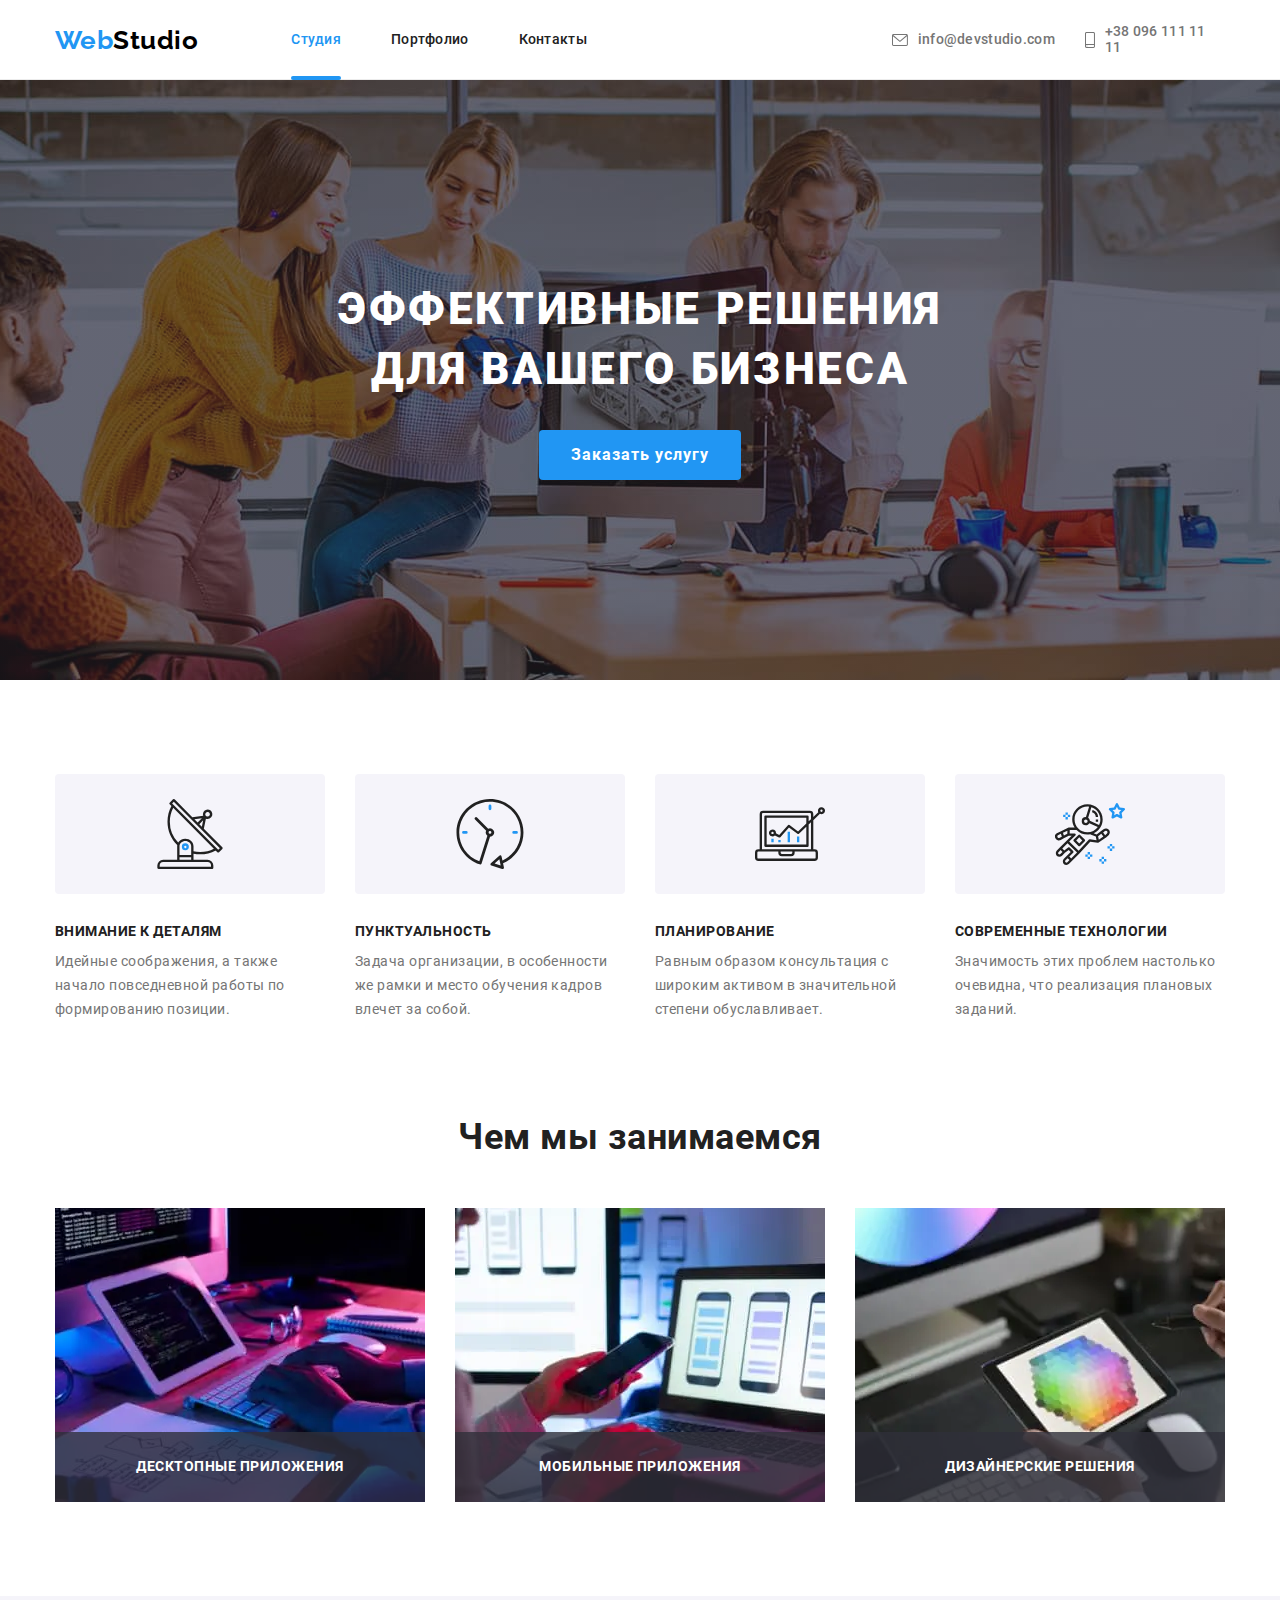
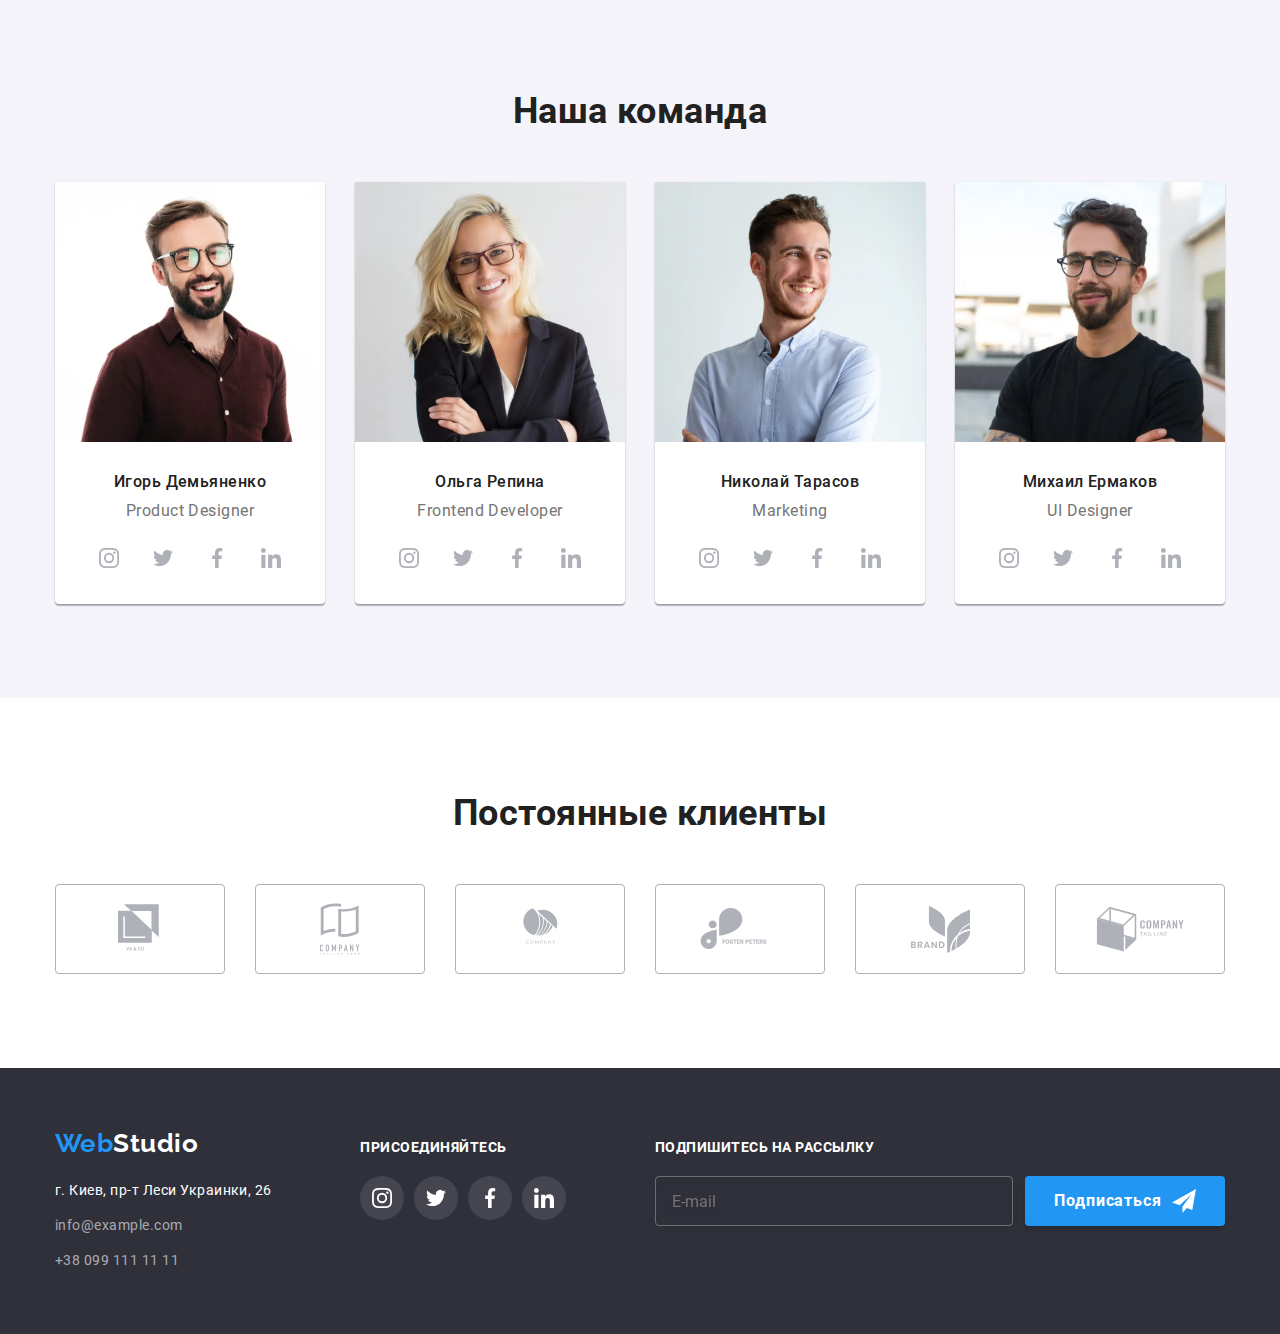
<file: index.html>
<!DOCTYPE html>
<html lang="ru">
  <head>
    <meta charset="UTF-8" />
    <meta name="viewport" content="width=device-width, initial-scale=1.0" />
    <title>Студия</title>
    <!-- Шрифты
      <link rel="preconnect" href="https://fonts.gstatic.com" />
    <link
      href="https://fonts.googleapis.com/css2?family=Raleway:wght@700&family=Roboto:wght@400;500;700;900&display=swap"
      rel="stylesheet"
    />-->
    <link rel="stylesheet" href="./css/main.min.css" />
  </head>

  <body>
    <!-- Page-header -->
    <header class="page-header">
      <div class="page-header__container container">
        <a href="/index.html" class="logo"
          >Web<span class="logo__text">Studio</span>
        </a>

        <div
          class="page-header__menu-container"
          id="page-header__menu-container"
          data-menu
        >
          <!-- Main navigation -->
          <nav class="page-header__nav">
            <ul class="page-header__list list">
              <li class="page-header__link-item">
                <a
                  href="./index.html"
                  class="page-header__link page-header__link--current"
                  >Студия</a
                >
              </li>

              <li class="page-header__link-item">
                <a href="./portfolio.html" class="page-header__link"
                  >Портфолио</a
                >
              </li>

              <li class="page-header__link-item">
                <a href="" class="page-header__link">Контакты</a>
              </li>
            </ul>
          </nav>

          <!-- Contacts -->
          <ul class="page-header__contacts list">
            <li class="page-header__contact-item">
              <a
                class="page-header__contact-link"
                href="mailto:info@devstudio.com"
              >
                <svg
                  class="page-header__contact-icon page-header__contact-icon--start"
                  width="16"
                  height="12"
                >
                  <use href="./images/icons.svg#icon-envelope"></use>
                </svg>
                info@devstudio.com
              </a>
            </li>

            <li class="page-header__contact-item">
              <a
                class="page-header__contact-link page-header__contact-link--accent"
                href="tel:+380961111111"
              >
                <svg
                  class="page-header__contact-icon page-header__contact-icon--start"
                  width="10"
                  height="16"
                >
                  <use href="./images/icons.svg#icon-smartphone"></use>
                </svg>
                +38 096 111 11 11
              </a>
            </li>
          </ul>

          <!-- Social links -->
          <ul class="page-header__social list">
            <li class="page-header__social-item">
              <a href="" class="page-header__social-link">Instagram</a>
            </li>

            <li class="page-header__social-item">
              <a href="" class="page-header__social-link">Twitter</a>
            </li>

            <li class="page-header__social-item">
              <a href="" class="page-header__social-link">Facebook</a>
            </li>

            <li class="page-header__social-item">
              <a href="" class="page-header__social-link">LinkedIn</a>
            </li>
          </ul>
        </div>
        <button
          class="page-header__menu"
          type="button"
          aria-expanded="false"
          aria-controls="page-header__menu-container"
          data-menu-button
        >
          <svg
            width="24"
            height="16"
            area-label="Переключатель мобильного меню"
          >
            <use
              class="page-header__icon-burger"
              href="./images/icons.svg#icon-burger"
            ></use>
            <use
              class="page-header__icon-cross"
              href="./images/icons.svg#icon-cross"
            ></use>
          </svg>
        </button>
      </div>
    </header>

    <main>
      <!-- Hero -->
      <section class="hero">
        <div class="hero__container container">
          <h1 class="hero__heading">Эффективные решения для вашего бизнеса</h1>
          <button class="hero__button button" type="button" data-modal-open>
            Заказать услугу
          </button>
        </div>
      </section>

      <!-- Features -->
      <section class="feature">
        <div class="feature__container container">
          <h2 class="visually-hidden">Особенности компании</h2>

          <ul class="feature__list list">
            <li class="feature__item">
              <div class="feature__card">
                <svg class="feature__icon">
                  <use href="./images/icons.svg#icon-antenna"></use>
                </svg>
              </div>
              <h3 class="feature__title section__subheading">
                Внимание к деталям
              </h3>
              <p class="feature__text">
                Идейные соображения, а также начало повседневной работы по
                формированию позиции.
              </p>
            </li>

            <li class="feature__item">
              <div class="feature__card">
                <svg class="feature__icon">
                  <use href="./images/icons.svg#icon-clock"></use>
                </svg>
              </div>
              <h3 class="feature__title section__subheading">Пунктуальность</h3>
              <p class="feature__text">
                Задача организации, в особенности же рамки и место обучения
                кадров влечет за собой.
              </p>
            </li>

            <li class="feature__item">
              <div class="feature__card">
                <svg class="feature__icon">
                  <use href="./images/icons.svg#icon-diagram"></use>
                </svg>
              </div>
              <h3 class="feature__title section__subheading">Планирование</h3>
              <p class="feature__text">
                Равным образом консультация с широким активом в значительной
                степени обуславливает.
              </p>
            </li>

            <li class="feature__item">
              <div class="feature__card">
                <svg class="feature__icon">
                  <use href="./images/icons.svg#icon-astronaut"></use>
                </svg>
              </div>
              <h3 class="feature__title section__subheading">
                Современные технологии
              </h3>
              <p class="feature__text">
                Значимость этих проблем настолько очевидна, что реализация
                плановых заданий.
              </p>
            </li>
          </ul>
        </div>
      </section>

      <!-- Service -->
      <section class="service">
        <div class="service__container container">
          <h2 class="service__heading section__heading">Чем мы занимаемся</h2>

          <ul class="service__list list">
            <li class="service__item">
              <img
                src="./images/service/optimisized-jpg/activity__1.jpg"
                srcset="
                  ./images/service/optimisized-webp/service__1.webp    1x,
                  ./images/service/optimisized-webp/service__1@2x.webp 2x,
                  ./images/service/optimisized-jpg/service__1@2x.jpg   2x
                "
                alt="ПК"
                width="370"
              />
              <div class="service__label-container">
                <p class="service__label section__label">
                  Десктопные приложения
                </p>
              </div>
            </li>

            <li class="service__item">
              <img
                src="./images/service/optimisized-jpg/activity__2.jpg"
                srcset="
                  ./images/service/optimisized-webp/service__2.webp    1x,
                  ./images/service/optimisized-webp/service__2@2x.webp 2x,
                  ./images/service/optimisized-jpg/service__2@2x.jpg   2x
                "
                alt="ПК"
                width="370"
              />
              <div class="service__label-container">
                <p class="service__label section__label">
                  Мобильные приложения
                </p>
              </div>
            </li>

            <li class="service__item">
              <img
                src="./images/service/optimisized-jpg/activity__3.jpg"
                srcset="
                  ./images/service/optimisized-webp/service__3.webp    1x,
                  ./images/service/optimisized-webp/service__3@2x.webp 2x,
                  ./images/service/optimisized-jpg/service__3@2x.jpg   2x
                "
                alt="ПК"
                width="370"
              />
              <div class="service__label-container">
                <p class="service__label section__label">
                  Дизайнерские решения
                </p>
              </div>
            </li>
          </ul>
        </div>
      </section>

      <!-- Team -->
      <section class="team">
        <div class="team__container container">
          <h2 class="team__heading section__heading">Наша команда</h2>

          <ul class="team__list list">
            <li class="team__member">
              <picture>
                <source
                  srcset="
                    ./images/team/optimisized-webp/team__1__mob.webp    1x,
                    ./images/team/optimisized-webp/team__1__mob@2x.webp 2x,
                    ./images/team/optimisized-webp/team__1__mob@3x.webp 3x,
                    ./images/team/optimisized-jpg/team__1__mob.jpg      1x,
                    ./images/team/optimisized-jpg/team__1__mob@2x.jpg   2x,
                    ./images/team/optimisized-jpg/team__1__mob@3x.jpg   3x
                  "
                  media="(max-width: 767px)"
                  type="image/webp"
                />
                <source
                  srcset="
                    ./images/team/optimisized-webp/team__1__tab.webp    1x,
                    ./images/team/optimisized-webp/team__1__tab@2x.webp 2x,
                    ./images/team/optimisized-webp/team__1__tab@3x.webp 3x,
                    ./images/team/optimisized-jpg/team__1__tab.jpg      1x,
                    ./images/team/optimisized-jpg/team__1__tab@2x.jpg   2x,
                    ./images/team/optimisized-jpg/team__1__tab@3x.jpg   3x
                  "
                  media="(min-width: 768px) and (max-width: 1199px)"
                  type="image/webp"
                />
                <source
                  srcset="
                    ./images/team/optimisized-webp/team__1__desk.webp,
                    ./images/team/optimisized-jpg/team__1__desk.jpg
                  "
                  media="(min-width: 1200px)"
                  type="image/webp"
                />
                <img
                  class="team__photo"
                  src="
                            ./images/team/optimisized-jpg/team__1__tab.jpg"
                  alt="Фото наша команда 1"
                />
              </picture>
              <h3 class="team__subheading section__subheading">
                Игорь Демьяненко
              </h3>
              <p class="team__spec" lang="en">Product Designer</p>
              <ul class="social__list list">
                <li class="social__item">
                  <a href="" class="social__link">
                    <svg class="social__icon">
                      <use href="./images/icons.svg#icon-instagram"></use>
                    </svg>
                  </a>
                </li>

                <li class="social__item">
                  <a href="" class="social__link">
                    <svg class="social__icon">
                      <use href="./images/icons.svg#icon-twitter"></use>
                    </svg>
                  </a>
                </li>

                <li class="social__item">
                  <a href="" class="social__link">
                    <svg class="social__icon">
                      <use href="./images/icons.svg#icon-facebook"></use>
                    </svg>
                  </a>
                </li>

                <li class="social__item">
                  <a href="" class="social__link">
                    <svg class="social__icon">
                      <use href="./images/icons.svg#icon-linkedin"></use>
                    </svg>
                  </a>
                </li>
              </ul>
            </li>

            <li class="team__member">
              <picture>
                <source
                  srcset="
                    ./images/team/optimisized-webp/team__2__mob.webp    1x,
                    ./images/team/optimisized-webp/team__2__mob@2x.webp 2x,
                    ./images/team/optimisized-webp/team__2__mob@3x.webp 3x,
                    ./images/team/optimisized-jpg/team__2__mob.jpg      1x,
                    ./images/team/optimisized-jpg/team__2__mob@2x.jpg   2x,
                    ./images/team/optimisized-jpg/team__2__mob@3x.jpg   3x
                  "
                  media="(max-width: 767px)"
                  type="image/webp"
                />
                <source
                  srcset="
                    ./images/team/optimisized-webp/team__2__tab.webp    1x,
                    ./images/team/optimisized-webp/team__2__tab@2x.webp 2x,
                    ./images/team/optimisized-webp/team__2__tab@3x.webp 3x,
                    ./images/team/optimisized-jpg/team__2__tab.jpg      1x,
                    ./images/team/optimisized-jpg/team__2__tab@2x.jpg   2x,
                    ./images/team/optimisized-jpg/team__2__tab@3x.jpg   3x
                  "
                  media="(min-width: 768px) and (max-width: 1199px)"
                  type="image/webp"
                />
                <source
                  srcset="
                    ./images/team/optimisized-webp/team__2__desk.webp,
                    ./images/team/optimisized-jpg/team__2__desk.jpg
                  "
                  media="(min-width: 1200px)"
                  type="image/webp"
                />
                <img
                  class="team__photo"
                  src="
                            ./images/team/optimisized-jpg/team__2__tab.jpg"
                  alt="Фото наша команда 2"
                />
              </picture>
              <h3 class="team__subheading section__subheading">Ольга Репина</h3>
              <p class="team__spec" lang="en">Frontend Developer</p>
              <ul class="social__list list">
                <li class="social__item">
                  <a href="" class="social__link">
                    <svg class="social__icon">
                      <use href="./images/icons.svg#icon-instagram"></use>
                    </svg>
                  </a>
                </li>

                <li class="social__item">
                  <a href="" class="social__link">
                    <svg class="social__icon">
                      <use href="./images/icons.svg#icon-twitter"></use>
                    </svg>
                  </a>
                </li>

                <li class="social__item">
                  <a href="" class="social__link">
                    <svg class="social__icon">
                      <use href="./images/icons.svg#icon-facebook"></use>
                    </svg>
                  </a>
                </li>

                <li class="social__item">
                  <a href="" class="social__link">
                    <svg class="social__icon">
                      <use href="./images/icons.svg#icon-linkedin"></use>
                    </svg>
                  </a>
                </li>
              </ul>
            </li>

            <li class="team__member">
              <picture>
                <source
                  srcset="
                    ./images/team/optimisized-webp/team__3__mob.webp    1x,
                    ./images/team/optimisized-webp/team__3__mob@2x.webp 2x,
                    ./images/team/optimisized-webp/team__3__mob@3x.webp 3x,
                    ./images/team/optimisized-jpg/team__3__mob.jpg      1x,
                    ./images/team/optimisized-jpg/team__3__mob@2x.jpg   2x,
                    ./images/team/optimisized-jpg/team__3__mob@3x.jpg   3x
                  "
                  media="(max-width: 767px)"
                  type="image/webp"
                />
                <source
                  srcset="
                    ./images/team/optimisized-webp/team__3__tab.webp    1x,
                    ./images/team/optimisized-webp/team__3__tab@2x.webp 2x,
                    ./images/team/optimisized-webp/team__3__tab@3x.webp 3x,
                    ./images/team/optimisized-jpg/team__3__tab.jpg      1x,
                    ./images/team/optimisized-jpg/team__3__tab@2x.jpg   2x,
                    ./images/team/optimisized-jpg/team__3__tab@3x.jpg   3x
                  "
                  media="(min-width: 768px) and (max-width: 1199px)"
                  type="image/webp"
                />
                <source
                  srcset="
                    ./images/team/optimisized-webp/team__3__desk.webp,
                    ./images/team/optimisized-jpg/team__3__desk.jpg
                  "
                  media="(min-width: 1200px)"
                  type="image/webp"
                />
                <img
                  class="team__photo"
                  src="
                            ./images/team/optimisized-jpg/team__3__tab.jpg"
                  alt="Фото наша команда 3"
                />
              </picture>
              <h3 class="team__subheading section__subheading">
                Николай Тарасов
              </h3>
              <p class="team__spec" lang="en">Marketing</p>
              <ul class="social__list list">
                <li class="social__item">
                  <a href="" class="social__link">
                    <svg class="social__icon">
                      <use href="./images/icons.svg#icon-instagram"></use>
                    </svg>
                  </a>
                </li>

                <li class="social__item">
                  <a href="" class="social__link">
                    <svg class="social__icon">
                      <use href="./images/icons.svg#icon-twitter"></use>
                    </svg>
                  </a>
                </li>

                <li class="social__item">
                  <a href="" class="social__link">
                    <svg class="social__icon">
                      <use href="./images/icons.svg#icon-facebook"></use>
                    </svg>
                  </a>
                </li>

                <li class="social__item">
                  <a href="" class="social__link">
                    <svg class="social__icon">
                      <use href="./images/icons.svg#icon-linkedin"></use>
                    </svg>
                  </a>
                </li>
              </ul>
            </li>

            <li class="team__member">
              <picture>
                <source
                  srcset="
                    ./images/team/optimisized-webp/team__4__mob.webp    1x,
                    ./images/team/optimisized-webp/team__4__mob@2x.webp 2x,
                    ./images/team/optimisized-webp/team__4__mob@3x.webp 3x,
                    ./images/team/optimisized-jpg/team__4__mob.jpg      1x,
                    ./images/team/optimisized-jpg/team__4__mob@2x.jpg   2x,
                    ./images/team/optimisized-jpg/team__4__mob@3x.jpg   3x
                  "
                  media="(max-width: 767px)"
                  type="image/webp"
                />
                <source
                  srcset="
                    ./images/team/optimisized-webp/team__4__tab.webp    1x,
                    ./images/team/optimisized-webp/team__4__tab@2x.webp 2x,
                    ./images/team/optimisized-webp/team__4__tab@3x.webp 3x,
                    ./images/team/optimisized-jpg/team__4__tab.jpg      1x,
                    ./images/team/optimisized-jpg/team__4__tab@2x.jpg   2x,
                    ./images/team/optimisized-jpg/team__4__tab@3x.jpg   3x
                  "
                  media="(min-width: 768px) and (max-width: 1199px)"
                  type="image/webp"
                />
                <source
                  srcset="
                    ./images/team/optimisized-webp/team__4__desk.webp,
                    ./images/team/optimisized-jpg/team__4__desk.jpg
                  "
                  media="(min-width: 1200px)"
                  type="image/webp"
                />
                <img
                  class="team__photo"
                  src="
                            ./images/team/optimisized-jpg/team__4__tab.jpg"
                  alt="Фото наша команда 4"
                />
              </picture>
              <h3 class="team__subheading section__subheading">
                Михаил Ермаков
              </h3>
              <p class="team__spec" lang="en">UI Designer</p>
              <ul class="social__list list">
                <li class="social__item">
                  <a href="" class="social__link">
                    <svg class="social__icon">
                      <use href="./images/icons.svg#icon-instagram"></use>
                    </svg>
                  </a>
                </li>

                <li class="social__item">
                  <a href="" class="social__link">
                    <svg class="social__icon">
                      <use href="./images/icons.svg#icon-twitter"></use>
                    </svg>
                  </a>
                </li>

                <li class="social__item">
                  <a href="" class="social__link">
                    <svg class="social__icon">
                      <use href="./images/icons.svg#icon-facebook"></use>
                    </svg>
                  </a>
                </li>

                <li class="social__item">
                  <a href="" class="social__link">
                    <svg class="social__icon">
                      <use href="./images/icons.svg#icon-linkedin"></use>
                    </svg>
                  </a>
                </li>
              </ul>
            </li>
          </ul>
        </div>
      </section>

      <!-- Clients -->
      <section class="clients">
        <div class="clients__container container">
          <h2 class="clients__heading section__heading">Постоянные клиенты</h2>

          <ul class="clients__list list">
            <li class="clients__item">
              <a href="#" class="clients__link">
                <svg class="clients__icon" width="45" height="50">
                  <use href="./images/icons.svg#icon-logo-1"></use>
                </svg>
              </a>
            </li>

            <li class="clients__item">
              <a href="#" class="clients__link">
                <svg class="clients__icon" width="40" height="52">
                  <use href="./images/icons.svg#icon-logo-2"></use>
                </svg>
              </a>
            </li>

            <li class="clients__item">
              <a href="#" class="clients__link">
                <svg class="clients__icon" width="41" height="43">
                  <use href="./images/icons.svg#icon-logo-3"></use>
                </svg>
              </a>
            </li>

            <li class="clients__item">
              <a href="#" class="clients__link">
                <svg class="clients__icon" width="80" height="42">
                  <use href="./images/icons.svg#icon-logo-4"></use>
                </svg>
              </a>
            </li>

            <li class="clients__item">
              <a href="#" class="clients__link">
                <svg class="clients__icon" width="59" height="47">
                  <use href="./images/icons.svg#icon-logo-5"></use>
                </svg>
              </a>
            </li>

            <li class="clients__item">
              <a href="#" class="clients__link">
                <svg class="clients__icon" width="89" height="45">
                  <use href="./images/icons.svg#icon-logo-6"></use>
                </svg>
              </a>
            </li>
          </ul>
        </div>
      </section>
    </main>

    <!-- Page footer -->
    <footer class="page-footer">
      <div class="page-footer__container container">
        <div class="page-footer__address">
          <a href="/index.html" class="page-footer__logo logo"
            >Web<span class="logo__text logo__text--inverse">Studio</span>
          </a>

          <address>
            <span class="page-footer__company-location"
              >г. Киев, пр-т Леси Украинки, 26</span
            >

            <ul class="page-footer__contacts list">
              <li class="page-footer__contact-item">
                <a
                  class="page-footer__contact-link"
                  href="mailto:info@example.com"
                  >info@example.com</a
                >
              </li>

              <li class="page-footer__contact-item">
                <a class="page-footer__contact-link" href="tel:+380991111111"
                  >+38 099 111 11 11</a
                >
              </li>
            </ul>
          </address>
        </div>

        <div class="page-footer__social">
          <p class="section__label page-footer__label">присоединяйтесь</p>

          <ul class="social__list list">
            <li class="social__item">
              <a href="#" class="social__link social__link--circle">
                <svg class="social__icon social__icon--circle">
                  <use href="./images/icons.svg#icon-instagram-f"></use>
                </svg>
              </a>
            </li>

            <li class="social__item">
              <a href="" class="social__link social__link--circle">
                <svg class="social__icon social__icon--circle">
                  <use href="./images/icons.svg#icon-twitter-f"></use>
                </svg>
              </a>
            </li>

            <li class="social__item">
              <a href="" class="social__link social__link--circle">
                <svg class="social__icon social__icon--circle">
                  <use href="./images/icons.svg#icon-facebook-f"></use>
                </svg>
              </a>
            </li>

            <li class="social__item">
              <a href="" class="social__link social__link--circle">
                <svg class="social__icon social__icon--circle">
                  <use href="./images/icons.svg#icon-linkedin-f"></use>
                </svg>
              </a>
            </li>
          </ul>
        </div>

        <form class="newsletter" autocomplete="off">
          <p class="section__label page-footer__label">
            Подпишитесь на рассылку
          </p>

          <div class="newsletter__form">
            <input
              class="newsletter__input"
              type="email"
              name="mail"
              placeholder="E-mail"
            />
            <button class="button button--submit" type="submit">
              <div class="button__content">
                Подписаться
                <svg
                  class="button__icon button__icon--end"
                  width="24"
                  height="24"
                >
                  <use href="./images/icons.svg#icon-send"></use>
                </svg>
              </div>
            </button>
          </div>
        </form>
      </div>
    </footer>

    <!-- Modal window -->
    <div class="backdrop backdrop--hidden" data-modal>
      <div class="modal">
        <button class="modal__button" type="button" data-modal-close>
          <svg height="11" width="11">
            <use href="./images/icons.svg#icon-close"></use>
          </svg>
        </button>

        <form class="modal__form" autocomplete="off">
          <h3 class="modal__heading section__subheading">
            Оставьте свои данные, мы вам перезвоним
          </h3>

          <div class="modal__field-container">
            <label class="modal__field-label">Имя</label>
            <div class="modal__field">
              <input class="modal__input" type="text" name="user-name" />
              <svg class="modal__input-icon" width="12" height="12">
                <use href="./images/icons.svg#icon-name"></use>
              </svg>
            </div>
          </div>

          <div class="modal__field-container">
            <label class="modal__field-label">Телефон</label>
            <div class="modal__field">
              <input class="modal__input" type="tel" name="tel" />
              <svg class="modal__input-icon" width="13" height="13">
                <use href="./images/icons.svg#icon-phone"></use>
              </svg>
            </div>
          </div>

          <div class="modal__field-container">
            <label class="modal__field-label">Почта</label>
            <div class="modal__field">
              <input class="modal__input" type="email" name="mail" />
              <svg class="modal__input-icon" width="15" height="12">
                <use href="./images/icons.svg#icon-mail"></use>
              </svg>
            </div>
          </div>

          <div class="modal__field-container">
            <label class="modal__field-label"> Комментарий</label>
            <textarea
              class="modal__textarea"
              name="comment"
              rows="6"
              placeholder="Введите текст"
            ></textarea>
          </div>

          <div class="modal__checkbox">
            <label class="modal__checkbox-label">
              <input
                class="modal__checkbox-input visually-hidden"
                type="checkbox"
                name="terms"
              />
              <span class="modal__checkbox-icon"></span>
              Соглашаюсь с рассылкой и принимаю
              <a class="modal__checkbox-link" href="">Условия договора</a>
            </label>
          </div>

          <button class="button button--submit" type="submit">Отправить</button>
        </form>
      </div>
    </div>

    <script src="./js/menu.js"></script>
    <script src="./js/modal.js"></script>
  </body>
</html>
</file>
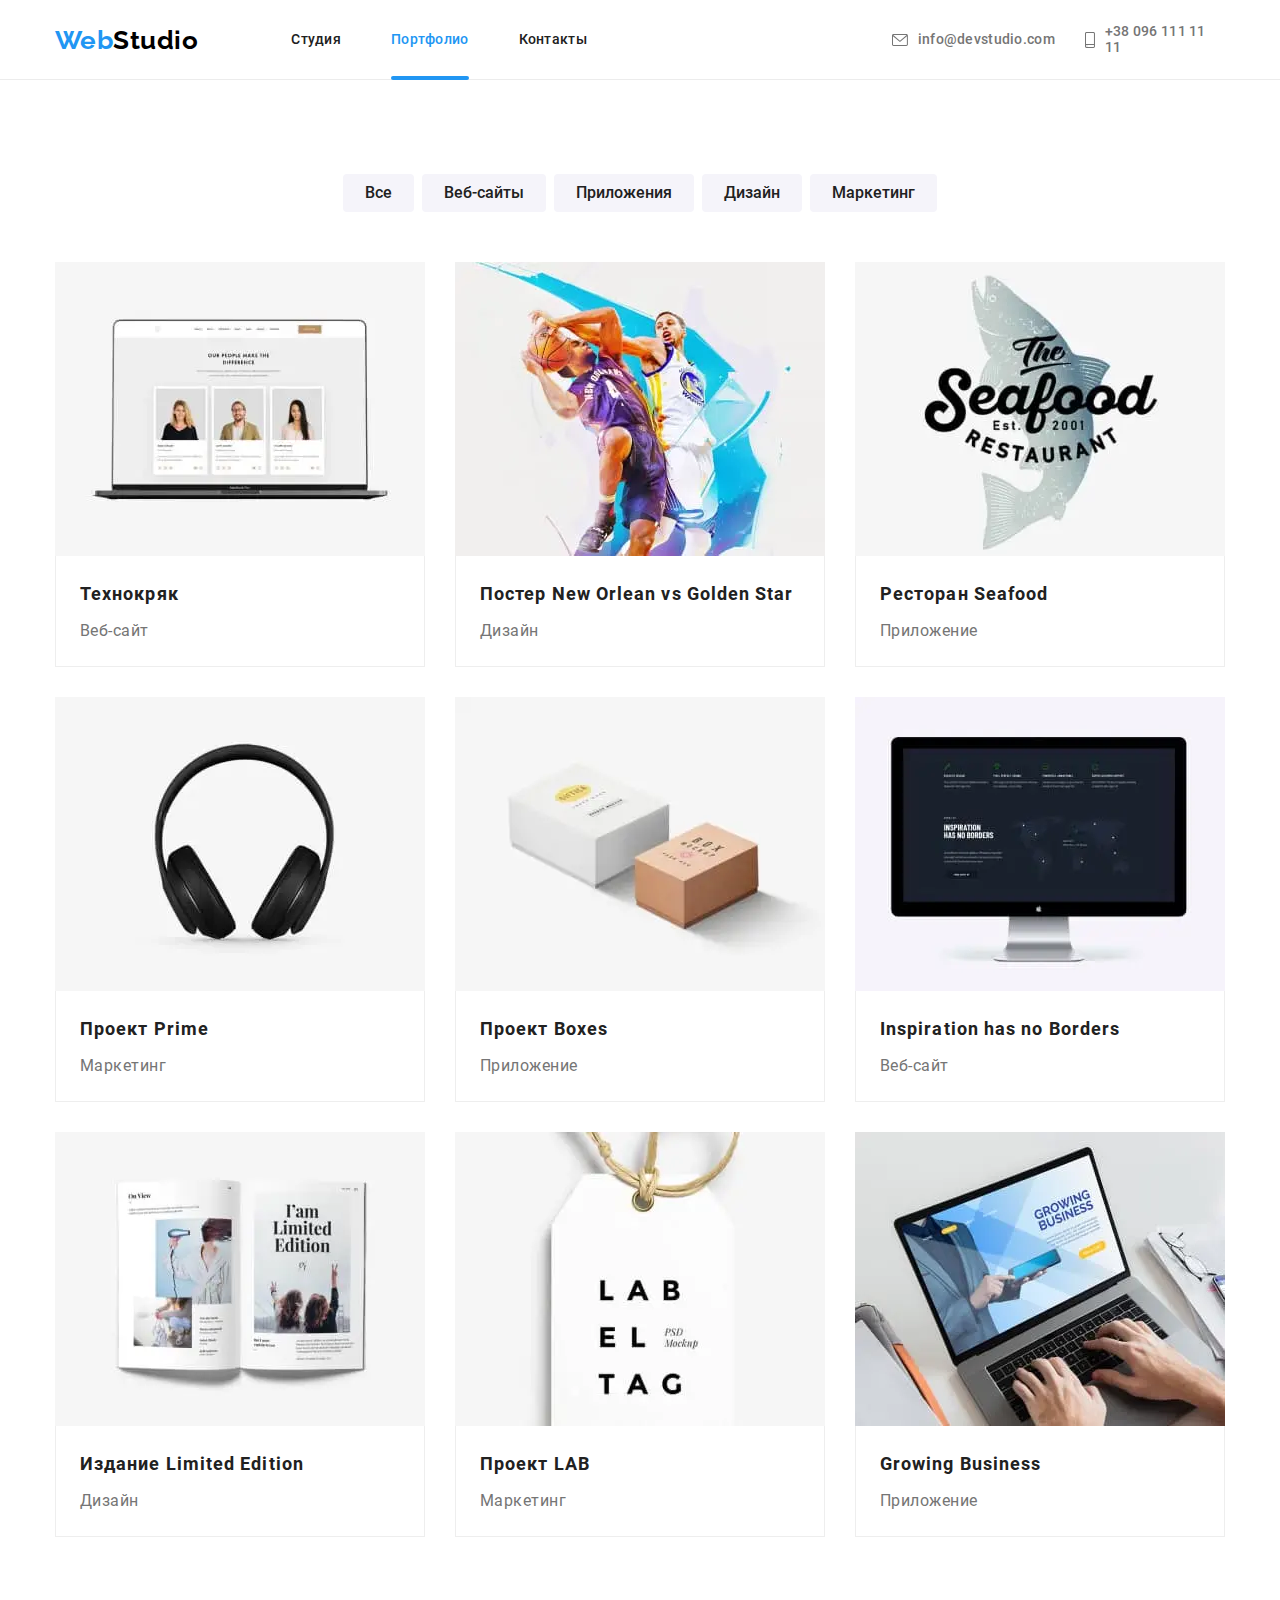
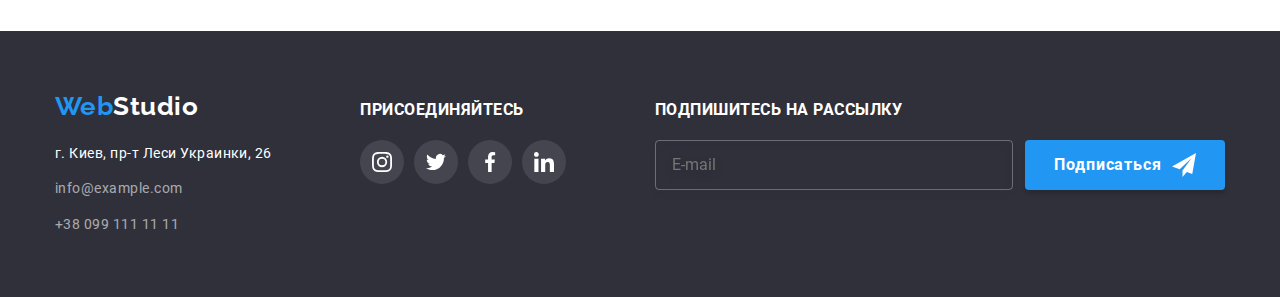
<file: portfolio.html>
<!DOCTYPE html>
<html lang="ru">
  <head>
    <meta charset="UTF-8" />
    <meta name="viewport" content="width=device-width, initial-scale=1.0" />
    <title>Портфолио</title>
    <!-- Шрифты
      <link rel="preconnect" href="https://fonts.gstatic.com" />
    <link
      href="https://fonts.googleapis.com/css2?family=Raleway:wght@700&family=Roboto:wght@400;500;700;900&display=swap"
      rel="stylesheet"
    />-->
    <link rel="stylesheet" href="./css/main.min.css" />
  </head>

  <body>
    <!-- Page-header -->
    <header class="page-header">
      <div class="page-header__container container">
        <a href="/index.html" class="page-header__logo logo"
          >Web<span class="logo__text">Studio</span>
        </a>

        <div
          class="page-header__menu-container"
          id="page-header__menu-container"
          data-menu
        >
          <!-- Main navigation -->
          <nav class="page-header__nav">
            <ul class="page-header__list list">
              <li class="page-header__link-item">
                <a href="./index.html" class="page-header__link">Студия</a>
              </li>

              <li class="page-header__link-item">
                <a
                  href="./portfolio.html"
                  class="page-header__link page-header__link--current"
                  >Портфолио</a
                >
              </li>

              <li class="page-header__link-item">
                <a href="" class="page-header__link">Контакты</a>
              </li>
            </ul>
          </nav>

          <!-- Contacts -->
          <ul class="page-header__contacts list">
            <li class="page-header__contact-item">
              <a
                class="page-header__contact-link"
                href="mailto:info@devstudio.com"
              >
                <svg
                  class="page-header__contact-icon page-header__contact-icon--start"
                  width="16"
                  height="12"
                >
                  <use href="./images/icons.svg#icon-envelope"></use>
                </svg>
                info@devstudio.com
              </a>
            </li>

            <li class="page-header__contact-item">
              <a
                class="page-header__contact-link page-header__contact-link--accent"
                href="tel:+380961111111"
              >
                <svg
                  class="page-header__contact-icon page-header__contact-icon--start"
                  width="10"
                  height="16"
                >
                  <use href="./images/icons.svg#icon-smartphone"></use>
                </svg>
                +38 096 111 11 11
              </a>
            </li>
          </ul>

          <!-- Social links -->
          <ul class="page-header__social list">
            <li class="page-header__social-item">
              <a href="" class="page-header__social-link">Instagram</a>
            </li>

            <li class="page-header__social-item">
              <a href="" class="page-header__social-link">Twitter</a>
            </li>

            <li class="page-header__social-item">
              <a href="" class="page-header__social-link">Facebook</a>
            </li>

            <li class="page-header__social-item">
              <a href="" class="page-header__social-link">LinkedIn</a>
            </li>
          </ul>
        </div>

        <button
          class="page-header__menu"
          type="button"
          aria-expanded="false"
          aria-controls="page-header__menu-container"
          data-menu-button
        >
          <svg
            width="24"
            height="16"
            area-label="Переключатель мобильного меню"
          >
            <use
              class="page-header__icon-cross"
              href="./images/icons.svg#icon-cross"
            ></use>
            <use
              class="page-header__icon-burger"
              href="./images/icons.svg#icon-burger"
            ></use>
          </svg>
        </button>
      </div>
    </header>

    <main>
      <!---------------------------Секция портфолио-------------------------------->
      <section class="portfolio">
        <div class="portfolio__container container">
          <h1 class="visually-hidden">Портфолио</h1>
          <!-- Filters -->
          <ul class="filters list">
            <li class="filters__item">
              <button class="button--filter button" type="button">Все</button>
            </li>
            <li class="filters__item">
              <button class="button--filter button" type="button">
                Веб-сайты
              </button>
            </li>
            <li class="filters__item">
              <button class="button--filter button" type="button">
                Приложения
              </button>
            </li>
            <li class="filters__item">
              <button class="button--filter button" type="button">
                Дизайн
              </button>
            </li>
            <li class="filters__item">
              <button class="button--filter button" type="button">
                Маркетинг
              </button>
            </li>
          </ul>

          <!-- Проекты -->
          <h2 class="project__header visually-hidden">Проекты</h2>
          <ul class="card-set section__list list">
            <li class="card-set__item">
              <a class="card-set__link" href="#">
                <div class="project__item">
                  <picture>
                    <source
                      srcset="
                        ./images/portfolio/optimisized-webp/mob/portfolio__1__mob.webp    1x,
                        ./images/portfolio/optimisized-webp/mob/portfolio__1__mob@2x.webp 2x,
                        ./images/portfolio/optimisized-webp/mob/portfolio__1__mob@3x.webp 3x,
                        ./images/portfolio/optimisized-jpg/mob/portfolio__1__mob.jpg      1x,
                        ./images/portfolio/optimisized-jpg/mob/portfolio__1__mob@2x.jpg   2x,
                        ./images/portfolio/optimisized-jpg/mob/portfolio__1__mob@3x.jpg   3x
                      "
                      media="(max-width: 767px)"
                      type="image/webp"
                    />
                    <source
                      srcset="
                        ./images/portfolio/optimisized-webp/tab/portfolio__1__tab.webp    1x,
                        ./images/portfolio/optimisized-webp/tab/portfolio__1__tab@2x.webp 2x,
                        ./images/portfolio/optimisized-webp/tab/portfolio__1__tab@3x.webp 3x,
                        ./images/portfolio/optimisized-jpg/tab/portfolio__1__tab.jpg      1x,
                        ./images/portfolio/optimisized-jpg/tab/portfolio__1__tab@2x.jpg   2x,
                        ./images/portfolio/optimisized-jpg/tab/portfolio__1__tab@3x.jpg   3x
                      "
                      media="(min-width: 768px) and (max-width: 1199px)"
                      type="image/webp"
                    />
                    <source
                      srcset="
                        ./images/portfolio/optimisized-webp/desk/portfolio__1__desk.webp    1x,
                        ./images/portfolio/optimisized-webp/desk/portfolio__1__desk@2x.webp 2x,
                        ./images/portfolio/optimisized-webp/desk/portfolio__1__desk@3x.webp 3x,
                        ./images/portfolio/optimisized-jpg/desk/portfolio__1__desk.jpg      1x,
                        ./images/portfolio/optimisized-jpg/desk/portfolio__1__desk@2x.jpg   2x,
                        ./images/portfolio/optimisized-jpg/desk/portfolio__1__desk@3x.jpg   3x
                      "
                      media="(min-width: 1200px)"
                      type="image/webp"
                    />
                    <img
                      src="./images/portfolio/optimisized-jpg/tab/portfolio__1__tab@2x.jpg"
                      alt="На экране три карточки контакта"
                    />
                  </picture>
                  <div class="project__description">
                    <p class="project__description-text section__text">
                      Технокряк это современная площадка распространения
                      коронавируса. Компании используют эту платформу для
                      цифрового шпионажа и атак на защищённые сервера
                      конкурентов.
                    </p>
                  </div>
                </div>
                <div class="project__label">
                  <h3 class="project__title section__subheading">Технокряк</h3>
                  <p class="project__text section__text">Веб-сайт</p>
                </div>
              </a>
            </li>

            <li class="card-set__item">
              <a class="card-set__link" href="#">
                <div class="project__item">
                  <picture>
                    <source
                      srcset="
                        ./images/portfolio/optimisized-webp/mob/portfolio__2__mob.webp    1x,
                        ./images/portfolio/optimisized-webp/mob/portfolio__2__mob@2x.webp 2x,
                        ./images/portfolio/optimisized-webp/mob/portfolio__2__mob@3x.webp 3x,
                        ./images/portfolio/optimisized-jpg/mob/portfolio__2__mob.jpg      1x,
                        ./images/portfolio/optimisized-jpg/mob/portfolio__2__mob@2x.jpg   2x,
                        ./images/portfolio/optimisized-jpg/mob/portfolio__2__mob@3x.jpg   3x
                      "
                      media="(max-width: 767px)"
                      type="image/webp"
                    />
                    <source
                      srcset="
                        ./images/portfolio/optimisized-webp/tab/portfolio__2__tab.webp    1x,
                        ./images/portfolio/optimisized-webp/tab/portfolio__2__tab@2x.webp 2x,
                        ./images/portfolio/optimisized-webp/tab/portfolio__2__tab@3x.webp 3x,
                        ./images/portfolio/optimisized-jpg/tab/portfolio__2__tab.jpg      1x,
                        ./images/portfolio/optimisized-jpg/tab/portfolio__2__tab@2x.jpg   2x,
                        ./images/portfolio/optimisized-jpg/tab/portfolio__2__tab@3x.jpg   3x
                      "
                      media="(min-width: 768px) and (max-width: 1199px)"
                      type="image/webp"
                    />
                    <source
                      srcset="
                        ./images/portfolio/optimisized-webp/desk/portfolio__2__desk.webp    1x,
                        ./images/portfolio/optimisized-webp/desk/portfolio__2__desk@2x.webp 2x,
                        ./images/portfolio/optimisized-webp/desk/portfolio__2__desk@3x.webp 3x,
                        ./images/portfolio/optimisized-jpg/desk/portfolio__2__desk.jpg      1x,
                        ./images/portfolio/optimisized-jpg/desk/portfolio__2__desk@2x.jpg   2x,
                        ./images/portfolio/optimisized-jpg/desk/portfolio__2__desk@3x.jpg   3x
                      "
                      media="(min-width: 1200px)"
                      type="image/webp"
                    />
                    <img
                      src="./images/portfolio/optimisized-jpg/tab/portfolio__2__tab@2x.jpg"
                      alt="Два баскетболиста с мячом"
                    />
                  </picture>
                  <div class="project__description">
                    <p class="project__description-text section__text">
                      Технокряк это современная площадка распространения
                      коронавируса. Компании используют эту платформу для
                      цифрового шпионажа и атак на защищённые сервера
                      конкурентов.
                    </p>
                  </div>
                </div>
                <div class="project__label">
                  <h3 class="project__title section__subheading">
                    Постер <span lang="en">New Orlean vs Golden Star</span>
                  </h3>
                  <p class="project__text section__text">Дизайн</p>
                </div>
              </a>
            </li>

            <li class="card-set__item">
              <a class="card-set__link" href="#">
                <div class="project__item">
                  <picture>
                    <source
                      srcset="
                        ./images/portfolio/optimisized-webp/mob/portfolio__3__mob.webp    1x,
                        ./images/portfolio/optimisized-webp/mob/portfolio__3__mob@2x.webp 2x,
                        ./images/portfolio/optimisized-webp/mob/portfolio__3__mob@3x.webp 3x,
                        ./images/portfolio/optimisized-jpg/mob/portfolio__3__mob.jpg      1x,
                        ./images/portfolio/optimisized-jpg/mob/portfolio__3__mob@2x.jpg   2x,
                        ./images/portfolio/optimisized-jpg/mob/portfolio__3__mob@3x.jpg   3x
                      "
                      media="(max-width: 767px)"
                      type="image/webp"
                    />
                    <source
                      srcset="
                        ./images/portfolio/optimisized-webp/tab/portfolio__3__tab.webp    1x,
                        ./images/portfolio/optimisized-webp/tab/portfolio__3__tab@2x.webp 2x,
                        ./images/portfolio/optimisized-webp/tab/portfolio__3__tab@3x.webp 3x,
                        ./images/portfolio/optimisized-jpg/tab/portfolio__3__tab.jpg      1x,
                        ./images/portfolio/optimisized-jpg/tab/portfolio__3__tab@2x.jpg   2x,
                        ./images/portfolio/optimisized-jpg/tab/portfolio__3__tab@3x.jpg   3x
                      "
                      media="(min-width: 768px) and (max-width: 1199px)"
                      type="image/webp"
                    />
                    <source
                      srcset="
                        ./images/portfolio/optimisized-webp/desk/portfolio__3__desk.webp    1x,
                        ./images/portfolio/optimisized-webp/desk/portfolio__3__desk@2x.webp 2x,
                        ./images/portfolio/optimisized-webp/desk/portfolio__3__desk@3x.webp 3x,
                        ./images/portfolio/optimisized-jpg/desk/portfolio__3__desk.jpg      1x,
                        ./images/portfolio/optimisized-jpg/desk/portfolio__3__desk@2x.jpg   2x,
                        ./images/portfolio/optimisized-jpg/desk/portfolio__3__desk@3x.jpg   3x
                      "
                      media="(min-width: 1200px)"
                      type="image/webp"
                    />
                    <img
                      src="./images/portfolio/optimisized-jpg/tab/portfolio__3__tab@2x.jpg"
                      alt="Логотип рыбного ресторана"
                    />
                  </picture>
                  <div class="project__description">
                    <p class="project__description-text section__text">
                      Технокряк это современная площадка распространения
                      коронавируса. Компании используют эту платформу для
                      цифрового шпионажа и атак на защищённые сервера
                      конкурентов.
                    </p>
                  </div>
                </div>
                <div class="project__label">
                  <h3 class="project__title section__subheading">
                    Ресторан <span lang="en">Seafood</span>
                  </h3>
                  <p class="project__text section__text">Приложение</p>
                </div>
              </a>
            </li>

            <li class="card-set__item">
              <a class="card-set__link" href="#">
                <div class="project__item">
                  <picture>
                    <source
                      srcset="
                        ./images/portfolio/optimisized-webp/mob/portfolio__4__mob.webp    1x,
                        ./images/portfolio/optimisized-webp/mob/portfolio__4__mob@2x.webp 2x,
                        ./images/portfolio/optimisized-webp/mob/portfolio__4__mob@3x.webp 3x,
                        ./images/portfolio/optimisized-jpg/mob/portfolio__4__mob.jpg      1x,
                        ./images/portfolio/optimisized-jpg/mob/portfolio__4__mob@2x.jpg   2x,
                        ./images/portfolio/optimisized-jpg/mob/portfolio__4__mob@3x.jpg   3x
                      "
                      media="(max-width: 767px)"
                      type="image/webp"
                    />
                    <source
                      srcset="
                        ./images/portfolio/optimisized-webp/tab/portfolio__4__tab.webp    1x,
                        ./images/portfolio/optimisized-webp/tab/portfolio__4__tab@2x.webp 2x,
                        ./images/portfolio/optimisized-webp/tab/portfolio__4__tab@3x.webp 3x,
                        ./images/portfolio/optimisized-jpg/tab/portfolio__4__tab.jpg      1x,
                        ./images/portfolio/optimisized-jpg/tab/portfolio__4__tab@2x.jpg   2x,
                        ./images/portfolio/optimisized-jpg/tab/portfolio__4__tab@3x.jpg   3x
                      "
                      media="(min-width: 768px) and (max-width: 1199px)"
                      type="image/webp"
                    />
                    <source
                      srcset="
                        ./images/portfolio/optimisized-webp/desk/portfolio__4__desk.webp    1x,
                        ./images/portfolio/optimisized-webp/desk/portfolio__4__desk@2x.webp 2x,
                        ./images/portfolio/optimisized-webp/desk/portfolio__4__desk@3x.webp 3x,
                        ./images/portfolio/optimisized-jpg/desk/portfolio__4__desk.jpg      1x,
                        ./images/portfolio/optimisized-jpg/desk/portfolio__4__desk@2x.jpg   2x,
                        ./images/portfolio/optimisized-jpg/desk/portfolio__4__desk@3x.jpg   3x
                      "
                      media="(min-width: 1200px)"
                      type="image/webp"
                    />
                    <img
                      src="./images/portfolio/optimisized-jpg/tab/portfolio__4__tab@2x.jpg"
                      alt="Накладные наушники"
                    />
                  </picture>
                  <div class="project__description">
                    <p class="project__description-text section__text">
                      Технокряк это современная площадка распространения
                      коронавируса. Компании используют эту платформу для
                      цифрового шпионажа и атак на защищённые сервера
                      конкурентов.
                    </p>
                  </div>
                </div>
                <div class="project__label">
                  <h3 class="project__title section__subheading">
                    Проект <span lang="en">Prime</span>
                  </h3>
                  <p class="project__text section__text">Маркетинг</p>
                </div>
              </a>
            </li>

            <li class="card-set__item">
              <a class="card-set__link" href="#">
                <div class="project__item">
                  <picture>
                    <source
                      srcset="
                        ./images/portfolio/optimisized-webp/mob/portfolio__5__mob.webp    1x,
                        ./images/portfolio/optimisized-webp/mob/portfolio__5__mob@2x.webp 2x,
                        ./images/portfolio/optimisized-webp/mob/portfolio__5__mob@3x.webp 3x,
                        ./images/portfolio/optimisized-jpg/mob/portfolio__5__mob.jpg      1x,
                        ./images/portfolio/optimisized-jpg/mob/portfolio__5__mob@2x.jpg   2x,
                        ./images/portfolio/optimisized-jpg/mob/portfolio__5__mob@3x.jpg   3x
                      "
                      media="(max-width: 767px)"
                      type="image/webp"
                    />
                    <source
                      srcset="
                        ./images/portfolio/optimisized-webp/tab/portfolio__5__tab.webp    1x,
                        ./images/portfolio/optimisized-webp/tab/portfolio__5__tab@2x.webp 2x,
                        ./images/portfolio/optimisized-webp/tab/portfolio__5__tab@3x.webp 3x,
                        ./images/portfolio/optimisized-jpg/tab/portfolio__5__tab.jpg      1x,
                        ./images/portfolio/optimisized-jpg/tab/portfolio__5__tab@2x.jpg   2x,
                        ./images/portfolio/optimisized-jpg/tab/portfolio__5__tab@3x.jpg   3x
                      "
                      media="(min-width: 768px) and (max-width: 1199px)"
                      type="image/webp"
                    />
                    <source
                      srcset="
                        ./images/portfolio/optimisized-webp/desk/portfolio__5__desk.webp    1x,
                        ./images/portfolio/optimisized-webp/desk/portfolio__5__desk@2x.webp 2x,
                        ./images/portfolio/optimisized-webp/desk/portfolio__5__desk@3x.webp 3x,
                        ./images/portfolio/optimisized-jpg/desk/portfolio__5__desk.jpg      1x,
                        ./images/portfolio/optimisized-jpg/desk/portfolio__5__desk@2x.jpg   2x,
                        ./images/portfolio/optimisized-jpg/desk/portfolio__5__desk@3x.jpg   3x
                      "
                      media="(min-width: 1200px)"
                      type="image/webp"
                    />
                    <img
                      src="./images/portfolio/optimisized-jpg/tab/portfolio__5__tab@2x.jpg"
                      alt="Две коробки: одна белая, другая крафт"
                    />
                  </picture>
                  <div class="project__description">
                    <p class="project__description-text section__text">
                      Технокряк это современная площадка распространения
                      коронавируса. Компании используют эту платформу для
                      цифрового шпионажа и атак на защищённые сервера
                      конкурентов.
                    </p>
                  </div>
                </div>
                <div class="project__label">
                  <h3 class="project__title section__subheading">
                    Проект <span lang="en">Boxes</span>
                  </h3>
                  <p class="project__text section__text">Приложение</p>
                </div>
              </a>
            </li>

            <li class="card-set__item">
              <a class="card-set__link" href="#">
                <div class="project__item">
                  <picture>
                    <source
                      srcset="
                        ./images/portfolio/optimisized-webp/mob/portfolio__6__mob.webp    1x,
                        ./images/portfolio/optimisized-webp/mob/portfolio__6__mob@2x.webp 2x,
                        ./images/portfolio/optimisized-webp/mob/portfolio__6__mob@3x.webp 3x,
                        ./images/portfolio/optimisized-jpg/mob/portfolio__6__mob.jpg      1x,
                        ./images/portfolio/optimisized-jpg/mob/portfolio__6__mob@2x.jpg   2x,
                        ./images/portfolio/optimisized-jpg/mob/portfolio__6__mob@3x.jpg   3x
                      "
                      media="(max-width: 767px)"
                      type="image/webp"
                    />
                    <source
                      srcset="
                        ./images/portfolio/optimisized-webp/tab/portfolio__6__tab.webp    1x,
                        ./images/portfolio/optimisized-webp/tab/portfolio__6__tab@2x.webp 2x,
                        ./images/portfolio/optimisized-webp/tab/portfolio__6__tab@3x.webp 3x,
                        ./images/portfolio/optimisized-jpg/tab/portfolio__6__tab.jpg      1x,
                        ./images/portfolio/optimisized-jpg/tab/portfolio__6__tab@2x.jpg   2x,
                        ./images/portfolio/optimisized-jpg/tab/portfolio__6__tab@3x.jpg   3x
                      "
                      media="(min-width: 768px) and (max-width: 1199px)"
                      type="image/webp"
                    />
                    <source
                      srcset="
                        ./images/portfolio/optimisized-webp/desk/portfolio__6__desk.webp    1x,
                        ./images/portfolio/optimisized-webp/desk/portfolio__6__desk@2x.webp 2x,
                        ./images/portfolio/optimisized-webp/desk/portfolio__6__desk@3x.webp 3x,
                        ./images/portfolio/optimisized-jpg/desk/portfolio__6__desk.jpg      1x,
                        ./images/portfolio/optimisized-jpg/desk/portfolio__6__desk@2x.jpg   2x,
                        ./images/portfolio/optimisized-jpg/desk/portfolio__6__desk@3x.jpg   3x
                      "
                      media="(min-width: 1200px)"
                      type="image/webp"
                    />
                    <img
                      src="./images/portfolio/optimisized-jpg/tab/portfolio__6__tab@2x.jpg"
                      alt="Монитор с изображением континентов"
                    />
                  </picture>
                  <div class="project__description">
                    <p class="project__description-text section__text">
                      Технокряк это современная площадка распространения
                      коронавируса. Компании используют эту платформу для
                      цифрового шпионажа и атак на защищённые сервера
                      конкурентов.
                    </p>
                  </div>
                </div>
                <div class="project__label">
                  <h3 class="project__title section__subheading" lang="en">
                    Inspiration has no Borders
                  </h3>
                  <p class="project__text section__text">Веб-сайт</p>
                </div>
              </a>
            </li>

            <li class="card-set__item">
              <a class="card-set__link" href="#">
                <div class="project__item">
                  <picture>
                    <source
                      srcset="
                        ./images/portfolio/optimisized-webp/mob/portfolio__7__mob.webp    1x,
                        ./images/portfolio/optimisized-webp/mob/portfolio__7__mob@2x.webp 2x,
                        ./images/portfolio/optimisized-webp/mob/portfolio__7__mob@3x.webp 3x,
                        ./images/portfolio/optimisized-jpg/mob/portfolio__7__mob.jpg      1x,
                        ./images/portfolio/optimisized-jpg/mob/portfolio__7__mob@2x.jpg   2x,
                        ./images/portfolio/optimisized-jpg/mob/portfolio__7__mob@3x.jpg   3x
                      "
                      media="(max-width: 767px)"
                      type="image/webp"
                    />
                    <source
                      srcset="
                        ./images/portfolio/optimisized-webp/tab/portfolio__7__tab.webp    1x,
                        ./images/portfolio/optimisized-webp/tab/portfolio__7__tab@2x.webp 2x,
                        ./images/portfolio/optimisized-webp/tab/portfolio__7__tab@3x.webp 3x,
                        ./images/portfolio/optimisized-jpg/tab/portfolio__7__tab.jpg      1x,
                        ./images/portfolio/optimisized-jpg/tab/portfolio__7__tab@2x.jpg   2x,
                        ./images/portfolio/optimisized-jpg/tab/portfolio__7__tab@3x.jpg   3x
                      "
                      media="(min-width: 768px) and (max-width: 1199px)"
                      type="image/webp"
                    />
                    <source
                      srcset="
                        ./images/portfolio/optimisized-webp/desk/portfolio__7__desk.webp    1x,
                        ./images/portfolio/optimisized-webp/desk/portfolio__7__desk@2x.webp 2x,
                        ./images/portfolio/optimisized-webp/desk/portfolio__7__desk@3x.webp 3x,
                        ./images/portfolio/optimisized-jpg/desk/portfolio__7__desk.jpg      1x,
                        ./images/portfolio/optimisized-jpg/desk/portfolio__7__desk@2x.jpg   2x,
                        ./images/portfolio/optimisized-jpg/desk/portfolio__7__desk@3x.jpg   3x
                      "
                      media="(min-width: 1200px)"
                      type="image/webp"
                    />
                    <img
                      src="./images/portfolio/optimisized-jpg/tab/portfolio__7__tab@2x.jpg"
                      alt="Открытый журнал с фото девушки, которая сушит волосы"
                    />
                  </picture>
                  <div class="project__description">
                    <p class="project__description-text section__text">
                      Технокряк это современная площадка распространения
                      коронавируса. Компании используют эту платформу для
                      цифрового шпионажа и атак на защищённые сервера
                      конкурентов.
                    </p>
                  </div>
                </div>
                <div class="project__label">
                  <h3 class="project__title section__subheading">
                    Издание <span lang="en">Limited Edition</span>
                  </h3>
                  <p class="project__text section__text">Дизайн</p>
                </div>
              </a>
            </li>

            <li class="card-set__item">
              <a class="card-set__link" href="#">
                <div class="project__item">
                  <picture>
                    <source
                      srcset="
                        ./images/portfolio/optimisized-webp/mob/portfolio__8__mob.webp    1x,
                        ./images/portfolio/optimisized-webp/mob/portfolio__8__mob@2x.webp 2x,
                        ./images/portfolio/optimisized-webp/mob/portfolio__8__mob@3x.webp 3x,
                        ./images/portfolio/optimisized-jpg/mob/portfolio__8__mob.jpg      1x,
                        ./images/portfolio/optimisized-jpg/mob/portfolio__8__mob@2x.jpg   2x,
                        ./images/portfolio/optimisized-jpg/mob/portfolio__8__mob@3x.jpg   3x
                      "
                      media="(max-width: 767px)"
                      type="image/webp"
                    />
                    <source
                      srcset="
                        ./images/portfolio/optimisized-webp/tab/portfolio__8__tab.webp    1x,
                        ./images/portfolio/optimisized-webp/tab/portfolio__8__tab@2x.webp 2x,
                        ./images/portfolio/optimisized-webp/tab/portfolio__8__tab@3x.webp 3x,
                        ./images/portfolio/optimisized-jpg/tab/portfolio__8__tab.jpg      1x,
                        ./images/portfolio/optimisized-jpg/tab/portfolio__8__tab@2x.jpg   2x,
                        ./images/portfolio/optimisized-jpg/tab/portfolio__8__tab@3x.jpg   3x
                      "
                      media="(min-width: 768px) and (max-width: 1199px)"
                      type="image/webp"
                    />
                    <source
                      srcset="
                        ./images/portfolio/optimisized-webp/desk/portfolio__8__desk.webp    1x,
                        ./images/portfolio/optimisized-webp/desk/portfolio__8__desk@2x.webp 2x,
                        ./images/portfolio/optimisized-webp/desk/portfolio__8__desk@3x.webp 3x,
                        ./images/portfolio/optimisized-jpg/desk/portfolio__8__desk.jpg      1x,
                        ./images/portfolio/optimisized-jpg/desk/portfolio__8__desk@2x.jpg   2x,
                        ./images/portfolio/optimisized-jpg/desk/portfolio__8__desk@3x.jpg   3x
                      "
                      media="(min-width: 1200px)"
                      type="image/webp"
                    />
                    <img
                      src="./images/portfolio/optimisized-jpg/tab/portfolio__8__tab@2x.jpg"
                      alt="Бирка белого цвета с бичёвкой"
                    />
                  </picture>
                  <div class="project__description">
                    <p class="project__description-text section__text">
                      Технокряк это современная площадка распространения
                      коронавируса. Компании используют эту платформу для
                      цифрового шпионажа и атак на защищённые сервера
                      конкурентов.
                    </p>
                  </div>
                </div>
                <div class="project__label">
                  <h3 class="project__title section__subheading">
                    Проект <span lang="en">LAB</span>
                  </h3>
                  <p class="project__text section__text">Маркетинг</p>
                </div>
              </a>
            </li>

            <li class="card-set__item">
              <a class="card-set__link" href="#">
                <div class="project__item">
                  <picture>
                    <source
                      srcset="
                        ./images/portfolio/optimisized-webp/mob/portfolio__9__mob.webp    1x,
                        ./images/portfolio/optimisized-webp/mob/portfolio__9__mob@2x.webp 2x,
                        ./images/portfolio/optimisized-webp/mob/portfolio__9__mob@3x.webp 3x,
                        ./images/portfolio/optimisized-jpg/mob/portfolio__9__mob.jpg      1x,
                        ./images/portfolio/optimisized-jpg/mob/portfolio__9__mob@2x.jpg   2x,
                        ./images/portfolio/optimisized-jpg/mob/portfolio__9__mob@3x.jpg   3x
                      "
                      media="(max-width: 767px)"
                      type="image/webp"
                    />
                    <source
                      srcset="
                        ./images/portfolio/optimisized-webp/tab/portfolio__9__tab.webp    1x,
                        ./images/portfolio/optimisized-webp/tab/portfolio__9__tab@2x.webp 2x,
                        ./images/portfolio/optimisized-webp/tab/portfolio__9__tab@3x.webp 3x,
                        ./images/portfolio/optimisized-jpg/tab/portfolio__9__tab.jpg      1x,
                        ./images/portfolio/optimisized-jpg/tab/portfolio__9__tab@2x.jpg   2x,
                        ./images/portfolio/optimisized-jpg/tab/portfolio__9__tab@3x.jpg   3x
                      "
                      media="(min-width: 768px) and (max-width: 1199px)"
                      type="image/webp"
                    />
                    <source
                      srcset="
                        ./images/portfolio/optimisized-webp/desk/portfolio__9__desk.webp    1x,
                        ./images/portfolio/optimisized-webp/desk/portfolio__9__desk@2x.webp 2x,
                        ./images/portfolio/optimisized-webp/desk/portfolio__9__desk@3x.webp 3x,
                        ./images/portfolio/optimisized-jpg/desk/portfolio__9__desk.jpg      1x,
                        ./images/portfolio/optimisized-jpg/desk/portfolio__9__desk@2x.jpg   2x,
                        ./images/portfolio/optimisized-jpg/desk/portfolio__9__desk@3x.jpg   3x
                      "
                      media="(min-width: 1200px)"
                      type="image/webp"
                    />
                    <img
                      src="./images/portfolio/optimisized-jpg/tab/portfolio__9__tab@2x.jpg"
                      alt="Открытый ноутбук и руки на клавиатуре"
                    />
                  </picture>
                  <div class="project__description">
                    <p class="project__description-text section__text">
                      Технокряк это современная площадка распространения
                      коронавируса. Компании используют эту платформу для
                      цифрового шпионажа и атак на защищённые сервера
                      конкурентов.
                    </p>
                  </div>
                </div>
                <div class="project__label">
                  <h3 class="project__title section__subheading" lang="en">
                    Growing Business
                  </h3>
                  <p class="project__text section__text">Приложение</p>
                </div>
              </a>
            </li>
          </ul>
        </div>
      </section>
    </main>

    <!-- Page footer -->
    <footer class="page-footer">
      <div class="page-footer__container container">
        <div class="page-footer__address">
          <a href="/index.html" class="page-footer__logo logo"
            >Web<span class="logo__text logo__text--inverse">Studio</span>
          </a>

          <address>
            <span class="page-footer__company-location"
              >г. Киев, пр-т Леси Украинки, 26</span
            >

            <ul class="page-footer__contacts list">
              <li class="page-footer__contact-item">
                <a
                  class="page-footer__contact-link"
                  href="mailto:info@example.com"
                  >info@example.com</a
                >
              </li>

              <li class="page-footer__contact-item">
                <a class="page-footer__contact-link" href="tel:+380991111111"
                  >+38 099 111 11 11</a
                >
              </li>
            </ul>
          </address>
        </div>

        <div class="page-footer__social">
          <p class="section__label">присоединяйтесь</p>

          <ul class="social__list list">
            <li class="social__item">
              <a href="#" class="social__link social__link--circle">
                <svg class="social__icon social__icon--circle">
                  <use href="./images/icons.svg#icon-instagram-f"></use>
                </svg>
              </a>
            </li>

            <li class="social__item">
              <a href="" class="social__link social__link--circle">
                <svg class="social__icon social__icon--circle">
                  <use href="./images/icons.svg#icon-twitter-f"></use>
                </svg>
              </a>
            </li>

            <li class="social__item">
              <a href="" class="social__link social__link--circle">
                <svg class="social__icon social__icon--circle">
                  <use href="./images/icons.svg#icon-facebook-f"></use>
                </svg>
              </a>
            </li>

            <li class="social__item">
              <a href="" class="social__link social__link--circle">
                <svg class="social__icon social__icon--circle">
                  <use href="./images/icons.svg#icon-linkedin-f"></use>
                </svg>
              </a>
            </li>
          </ul>
        </div>

        <form class="newsletter" autocomplete="off">
          <p class="section__label">Подпишитесь на рассылку</p>

          <div class="newsletter__form">
            <input
              class="newsletter__input"
              type="email"
              name="mail"
              placeholder="E-mail"
            />
            <button class="button button--submit" type="submit">
              <div class="button__content">
                Подписаться
                <svg
                  class="button__icon button__icon--end"
                  width="24"
                  height="24"
                >
                  <use href="./images/icons.svg#icon-send"></use>
                </svg>
              </div>
            </button>
          </div>
        </form>
      </div>
    </footer>

    <script src="./js/menu.js"></script>
  </body>
</html>
</file>
<file: css/main.min.css>
/*! modern-normalize v1.0.0 | MIT License | https://github.com/sindresorhus/modern-normalize */*,*::before,*::after{-webkit-box-sizing:border-box;box-sizing:border-box}:root{-moz-tab-size:4;-o-tab-size:4;tab-size:4}html{line-height:1.15;-webkit-text-size-adjust:100%}body{margin:0}body{font-family:system-ui,-apple-system,"Segoe UI",Roboto,Helvetica,Arial,sans-serif,"Apple Color Emoji","Segoe UI Emoji"}hr{height:0;color:inherit}abbr[title]{-webkit-text-decoration:underline dotted;text-decoration:underline dotted}b,strong{font-weight:bolder}code,kbd,samp,pre{font-family:ui-monospace, SFMono-Regular, Consolas, 'Liberation Mono', Menlo, monospace;font-size:1em}small{font-size:80%}sub,sup{font-size:75%;line-height:0;position:relative;vertical-align:baseline}sub{bottom:-0.25em}sup{top:-0.5em}table{text-indent:0;border-color:inherit}button,input,optgroup,select,textarea{font-family:inherit;font-size:100%;line-height:1.15;margin:0}button,select{text-transform:none}button,[type='button'],[type='reset'],[type='submit']{-webkit-appearance:button}::-moz-focus-inner{border-style:none;padding:0}:-moz-focusring{outline:1px dotted ButtonText}:-moz-ui-invalid{box-shadow:none}legend{padding:0}progress{vertical-align:baseline}::-webkit-inner-spin-button,::-webkit-outer-spin-button{height:auto}[type='search']{-webkit-appearance:textfield;outline-offset:-2px}::-webkit-search-decoration{-webkit-appearance:none}::-webkit-file-upload-button{-webkit-appearance:button;font:inherit}summary{display:list-item}@font-face{font-family:'Raleway';font-style:normal;font-weight:700;src:url("../fonts/raleway-v19-latin_cyrillic-700.eot");src:local(""),url("../fonts/raleway-v19-latin_cyrillic-700.eot?#iefix") format("embedded-opentype"),url("../fonts/raleway-v19-latin_cyrillic-700.woff2") format("woff2"),url("../fonts/raleway-v19-latin_cyrillic-700.woff") format("woff"),url("../fonts/raleway-v19-latin_cyrillic-700.ttf") format("truetype"),url("../fonts/raleway-v19-latin_cyrillic-700.svg#Raleway") format("svg")}@font-face{font-family:'Roboto';font-style:normal;font-weight:500;src:url("../fonts/roboto-v20-latin_cyrillic-500.eot");src:local(""),url("../fonts/roboto-v20-latin_cyrillic-500.eot?#iefix") format("embedded-opentype"),url("../fonts/roboto-v20-latin_cyrillic-500.woff2") format("woff2"),url("../fonts/roboto-v20-latin_cyrillic-500.woff") format("woff"),url("../fonts/roboto-v20-latin_cyrillic-500.ttf") format("truetype"),url("../fonts/roboto-v20-latin_cyrillic-500.svg#Roboto") format("svg")}@font-face{font-family:'Roboto';font-style:normal;font-weight:400;src:url("../fonts/roboto-v20-latin_cyrillic-regular.eot");src:local(""),url("../fonts/roboto-v20-latin_cyrillic-regular.eot?#iefix") format("embedded-opentype"),url("../fonts/roboto-v20-latin_cyrillic-regular.woff2") format("woff2"),url("../fonts/roboto-v20-latin_cyrillic-regular.woff") format("woff"),url("../fonts/roboto-v20-latin_cyrillic-regular.ttf") format("truetype"),url("../fonts/roboto-v20-latin_cyrillic-regular.svg#Roboto") format("svg")}@font-face{font-family:'Roboto';font-style:normal;font-weight:700;src:url("../fonts/roboto-v20-latin_cyrillic-700.eot");src:local(""),url("../fonts/roboto-v20-latin_cyrillic-700.eot?#iefix") format("embedded-opentype"),url("../fonts/roboto-v20-latin_cyrillic-700.woff2") format("woff2"),url("../fonts/roboto-v20-latin_cyrillic-700.woff") format("woff"),url("../fonts/roboto-v20-latin_cyrillic-700.ttf") format("truetype"),url("../fonts/roboto-v20-latin_cyrillic-700.svg#Roboto") format("svg")}@font-face{font-family:'Roboto';font-style:normal;font-weight:900;src:url("../fonts/roboto-v20-latin_cyrillic-900.eot");src:local(""),url("../fonts/roboto-v20-latin_cyrillic-900.eot?#iefix") format("embedded-opentype"),url("../fonts/roboto-v20-latin_cyrillic-900.woff2") format("woff2"),url("../fonts/roboto-v20-latin_cyrillic-900.woff") format("woff"),url("../fonts/roboto-v20-latin_cyrillic-900.ttf") format("truetype"),url("../fonts/roboto-v20-latin_cyrillic-900.svg#Roboto") format("svg")}body{color:#757575;font-family:Roboto,sans-serif;line-height:1.71;letter-spacing:0.03em}header{border-bottom:1px solid #ececec}@media screen and (min-width: 768px){header{position:fixed;width:100%;height:80px;z-index:1}}@media screen and (min-width: 768px){main{padding-top:80px}}img{display:block;max-width:100%;height:auto}a:active,a:focus{outline:none}button:active,button:focus{outline:none}p{margin-top:0;margin-bottom:0}h2{margin-top:0;margin-bottom:0px}.section__subheading{margin-top:0;margin-bottom:10px;color:#212121;font-weight:700}.section__heading{color:#212121;font-weight:700;line-height:1.17;text-align:center}.section__label{margin-bottom:20px;color:#fff;font-weight:700;line-height:1.14;text-transform:uppercase}.container{padding-top:0;padding-bottom:0;padding-right:15px;padding-left:15px;margin-left:auto;margin-right:auto}@media screen and (min-width: 480px){.container{width:480px}}@media screen and (min-width: 768px){.container{width:768px}}@media screen and (min-width: 1200px){.container{width:1200px}}.list{padding:0;margin:0;list-style:none}.visually-hidden{position:absolute;clip:rect(0 0 0 0);width:1px;height:1px;margin:-1px}.page-header{background-color:#fff;border-bottom:1px solid #ececec}.page-header__container{position:relative;display:-webkit-box;display:-ms-flexbox;display:flex;-webkit-box-align:center;-ms-flex-align:center;align-items:center}.page-header__menu-container{display:-webkit-box;display:-ms-flexbox;display:flex;-webkit-box-align:center;-ms-flex-align:center;align-items:center}@media screen and (max-width: 767px){.page-header__menu-container{display:none;position:absolute;top:0;left:0;width:100%;padding:48px 40px;z-index:1;background:#fff;-webkit-box-shadow:0px 4px 8px rgba(0,0,0,0.04),0px 2px 4px rgba(0,0,0,0.08),0px 1px 3px rgba(0,0,0,0.16);box-shadow:0px 4px 8px rgba(0,0,0,0.04),0px 2px 4px rgba(0,0,0,0.08),0px 1px 3px rgba(0,0,0,0.16)}.page-header__menu-container--is-open{display:block}}@media screen and (min-width: 768px){.page-header__menu-container{margin-left:88px}}@media screen and (min-width: 1200px){.page-header__menu-container{margin-left:93px}}.page-header__nav{display:-webkit-box;display:-ms-flexbox;display:flex}.page-header__list{display:inline-block}@media screen and (min-width: 768px){.page-header__list{display:-webkit-box;display:-ms-flexbox;display:flex}}@media screen and (max-width: 767px){.page-header__link-item:not(:first-child){margin-top:32px}}@media screen and (min-width: 768px){.page-header__link-item:not(:first-child){margin-left:50px}}.page-header__link{position:relative;display:block;color:#212121;font-weight:500;letter-spacing:0.02em;text-decoration:none;-webkit-transition:color 250ms cubic-bezier(0.4, 0, 0.2, 1);transition:color 250ms cubic-bezier(0.4, 0, 0.2, 1)}.page-header__link:hover,.page-header__link:focus{color:#2196f3}@media screen and (max-width: 767px){.page-header__link{font-size:40px;line-height:1.18}}@media screen and (min-width: 768px){.page-header__link{font-size:14px;padding:32px 0;line-height:1.14}.page-header__link::after{content:'';position:absolute;bottom:0;left:0;display:inline-block;width:100%;height:4px;background-color:#2196f3;border-radius:2px;-webkit-transform:scaleX(0);transform:scaleX(0);-webkit-transition:-webkit-transform 250ms cubic-bezier(0.4, 0, 0.2, 1);transition:-webkit-transform 250ms cubic-bezier(0.4, 0, 0.2, 1);transition:transform 250ms cubic-bezier(0.4, 0, 0.2, 1);transition:transform 250ms cubic-bezier(0.4, 0, 0.2, 1), -webkit-transform 250ms cubic-bezier(0.4, 0, 0.2, 1)}.page-header__link:focus::after,.page-header__link:hover::after{-webkit-transform:scaleX(1);transform:scaleX(1)}}.page-header__link--current{color:#2196f3}.page-header__link--current::after{-webkit-transform:scaleX(1);transform:scaleX(1)}.page-header__contacts{display:-webkit-box;display:-ms-flexbox;display:flex}@media screen and (max-width: 767px){.page-header__contacts{-webkit-box-orient:vertical;-webkit-box-direction:reverse;-ms-flex-direction:column-reverse;flex-direction:column-reverse;margin-top:302px}}@media screen and (min-width: 768px) and (max-width: 1199px){.page-header__contacts{display:block;margin-left:84px}}@media screen and (min-width: 1200px){.page-header__contacts{-webkit-box-align:center;-ms-flex-align:center;align-items:center;margin-left:305px}}@media screen and (max-width: 767px){.page-header__contact-item:nth-child(1){margin-top:32px}}@media screen and (min-width: 768px){.page-header__contact-item:nth-child(1){margin-bottom:10px}}@media screen and (min-width: 1200px){.page-header__contact-item:nth-child(1){margin-bottom:0;margin-right:30px}}.page-header__contact-link{display:-webkit-box;display:-ms-flexbox;display:flex;-webkit-box-align:center;-ms-flex-align:center;align-items:center;font-weight:500;line-height:1.17;letter-spacing:0.02em;color:#757575;text-decoration:none;-webkit-transition:color 250ms cubic-bezier(0.4, 0, 0.2, 1);transition:color 250ms cubic-bezier(0.4, 0, 0.2, 1)}.page-header__contact-link:hover,.page-header__contact-link:focus{color:#2196f3}@media screen and (max-width: 767px){.page-header__contact-link{font-size:24px}.page-header__contact-link--accent{font-size:34px;line-height:1.18;color:#2196f3}}@media screen and (min-width: 768px){.page-header__contact-link{font-size:12px}}@media screen and (min-width: 1200px){.page-header__contact-link{font-size:14px;line-height:1.14}}.page-header__contact-icon{fill:currentColor}.page-header__contact-icon--start{margin-right:8px}@media screen and (min-width: 1200px){.page-header__contact-icon--start{margin-right:10px}}@media screen and (max-width: 767px){.page-header__contact-icon{display:none}}.page-header__social{display:none}@media screen and (max-width: 767px){.page-header__social{display:-webkit-box;display:-ms-flexbox;display:flex;margin-top:64px}}.page-header__social-item:not(:last-child){padding-right:10px;margin-right:10px;border-right:1px solid rgba(33,33,33,0.2)}.page-header__social-link{font-weight:500;font-size:18px;line-height:1.22;letter-spacing:0.02em;color:#2196f3;text-decoration:none}.page-header__menu{width:40px;height:40px;margin-top:10px;margin-bottom:10px;margin-left:auto;border:none;cursor:pointer;background-color:transparent;z-index:2}.page-header__menu:hover,.page-header__menu:focus{fill:#2196f3}@media screen and (min-width: 768px){.page-header__menu{display:none}}.page-header__icon-cross{display:none}.page-header__menu--is-open .page-header__icon-cross{display:block}.page-header__icon-burger{display:block}.page-header__menu--is-open .page-header__icon-burger{display:none}.logo{color:#2196f3;font-family:Raleway,sans-serif;font-weight:700;font-size:24px;line-height:1.17;text-decoration:none}@media screen and (min-width: 1200px){.logo{font-size:26px;line-height:1.19}}.logo__text{color:#000;padding-top:32px;padding-bottom:32px}.logo__text--inverse{color:#fff;padding-top:0;padding-bottom:0}.hero{margin-left:auto;margin-right:auto;background-color:#c4c4c4;background-repeat:no-repeat;background-position:center;background-size:cover}@media screen and (max-width: 767px){.hero{width:100%;max-width:480px;height:400px;background-image:-webkit-gradient(linear, left top, right top, from(rgba(47,48,58,0.4)), to(rgba(47,48,58,0.4))),url(../images/hero-bgimage/optimisized-jpg/hero__mob.jpg);background-image:linear-gradient(to right, rgba(47,48,58,0.4), rgba(47,48,58,0.4)),url(../images/hero-bgimage/optimisized-jpg/hero__mob.jpg)}}@media screen and (max-width: 767px) and (min-device-pixel-ratio: 2), screen and (max-width: 767px) and (-webkit-min-device-pixel-ratio: 2), screen and (max-width: 767px) and (min-resolution: 192dpi), screen and (max-width: 767px) and (min-resolution: 2dppx){.hero{background-image:-webkit-gradient(linear, left top, right top, from(rgba(47,48,58,0.4)), to(rgba(47,48,58,0.4))),url(../images/hero-bgimage/optimisized-jpg/hero__mob@2x.jpg);background-image:linear-gradient(to right, rgba(47,48,58,0.4), rgba(47,48,58,0.4)),url(../images/hero-bgimage/optimisized-jpg/hero__mob@2x.jpg)}}@media screen and (max-width: 767px) and (min-device-pixel-ratio: 3), screen and (max-width: 767px) and (-webkit-min-device-pixel-ratio: 3), screen and (max-width: 767px) and (min-resolution: 288dpi), screen and (max-width: 767px) and (min-resolution: 3dppx){.hero{background-image:-webkit-gradient(linear, left top, right top, from(rgba(47,48,58,0.4)), to(rgba(47,48,58,0.4))),url(../images/hero-bgimage/optimisized-jpg/hero__mob@3x.jpg);background-image:linear-gradient(to right, rgba(47,48,58,0.4), rgba(47,48,58,0.4)),url(../images/hero-bgimage/optimisized-jpg/hero__mob@3x.jpg)}}@media screen and (min-width: 768px){.hero{width:100%;max-width:768px;height:400px;background-image:-webkit-gradient(linear, left top, right top, from(rgba(47,48,58,0.4)), to(rgba(47,48,58,0.4))),url(../images/hero-bgimage/optimisized-jpg/hero__tablet.jpg);background-image:linear-gradient(to right, rgba(47,48,58,0.4), rgba(47,48,58,0.4)),url(../images/hero-bgimage/optimisized-jpg/hero__tablet.jpg)}}@media screen and (min-width: 768px) and (min-device-pixel-ratio: 2), screen and (min-width: 768px) and (-webkit-min-device-pixel-ratio: 2), screen and (min-width: 768px) and (min-resolution: 192dpi), screen and (min-width: 768px) and (min-resolution: 2dppx){.hero{background-image:-webkit-gradient(linear, left top, right top, from(rgba(47,48,58,0.4)), to(rgba(47,48,58,0.4))),url(../images/hero-bgimage/optimisized-jpg/hero__tablet@2x.jpg);background-image:linear-gradient(to right, rgba(47,48,58,0.4), rgba(47,48,58,0.4)),url(../images/hero-bgimage/optimisized-jpg/hero__tablet@2x.jpg)}}@media screen and (min-width: 768px) and (min-device-pixel-ratio: 3), screen and (min-width: 768px) and (-webkit-min-device-pixel-ratio: 3), screen and (min-width: 768px) and (min-resolution: 288dpi), screen and (min-width: 768px) and (min-resolution: 3dppx){.hero{background-image:-webkit-gradient(linear, left top, right top, from(rgba(47,48,58,0.4)), to(rgba(47,48,58,0.4))),url(../images/hero-bgimage/optimisized-jpg/hero__tablet@3x.jpg);background-image:linear-gradient(to right, rgba(47,48,58,0.4), rgba(47,48,58,0.4)),url(../images/hero-bgimage/optimisized-jpg/hero__tablet@3x.jpg)}}@media screen and (min-width: 1200px){.hero{max-width:1600px;width:100%;height:600px;background-image:-webkit-gradient(linear, left top, right top, from(rgba(47,48,58,0.4)), to(rgba(47,48,58,0.4))),url(../images/hero-bgimage/optimisized-jpg/hero__desktop.jpg);background-image:linear-gradient(to right, rgba(47,48,58,0.4), rgba(47,48,58,0.4)),url(../images/hero-bgimage/optimisized-jpg/hero__desktop.jpg)}}@media screen and (min-width: 1200px) and (min-device-pixel-ratio: 2), screen and (min-width: 1200px) and (-webkit-min-device-pixel-ratio: 2), screen and (min-width: 1200px) and (min-resolution: 192dpi), screen and (min-width: 1200px) and (min-resolution: 2dppx){.hero{background-image:-webkit-gradient(linear, left top, right top, from(rgba(47,48,58,0.4)), to(rgba(47,48,58,0.4))),url(../images/hero-bgimage/optimisized-jpg/hero__desktop@2x.jpg);background-image:linear-gradient(to right, rgba(47,48,58,0.4), rgba(47,48,58,0.4)),url(../images/hero-bgimage/optimisized-jpg/hero__desktop@2x.jpg)}}@media screen and (min-width: 1200px) and (min-device-pixel-ratio: 3), screen and (min-width: 1200px) and (-webkit-min-device-pixel-ratio: 3), screen and (min-width: 1200px) and (min-resolution: 288dpi), screen and (min-width: 1200px) and (min-resolution: 3dppx){.hero{background-image:-webkit-gradient(linear, left top, right top, from(rgba(47,48,58,0.4)), to(rgba(47,48,58,0.4))),url(../images/hero-bgimage/optimisized-jpg/hero__desktop@3x.jpg);background-image:linear-gradient(to right, rgba(47,48,58,0.4), rgba(47,48,58,0.4)),url(../images/hero-bgimage/optimisized-jpg/hero__desktop@3x.jpg)}}.hero__container{display:-webkit-box;display:-ms-flexbox;display:flex;-webkit-box-orient:vertical;-webkit-box-direction:normal;-ms-flex-direction:column;flex-direction:column;-webkit-box-align:center;-ms-flex-align:center;align-items:center;-webkit-box-pack:center;-ms-flex-pack:center;justify-content:center;height:100%}.hero__heading{width:360px;margin-top:0;margin-bottom:30px;color:#fff;font-weight:900;font-size:26px;line-height:1.62;text-align:center;-webkit-box-align:center;-ms-flex-align:center;align-items:center;letter-spacing:0.06em;text-transform:uppercase}@media screen and (min-width: 1200px){.hero__heading{width:696px;font-size:44px;line-height:1.36}}.hero__button{padding:10px 32px;color:#fff;background-color:#2196f3;-webkit-box-align:center;-ms-flex-align:center;align-items:center;letter-spacing:0.06em}.button{display:inline-block;border-radius:4px;border-width:0;font-family:inherit;font-size:16px;font-weight:700;line-height:1.87;text-align:center;cursor:pointer}.button--submit{width:200px;height:50px;color:#fff;background-color:#2196f3;-webkit-box-shadow:0px 4px 4px rgba(0,0,0,0.15);box-shadow:0px 4px 4px rgba(0,0,0,0.15);-ms-flex-item-align:center;-ms-grid-row-align:center;align-self:center;letter-spacing:0.06em}.button--filter{padding:6px 22px;color:#212121;background-color:#f5f4fa;font-weight:500;line-height:1.63;-webkit-transition:color 250ms cubic-bezier(0.4, 0, 0.2, 1),background-color 250ms cubic-bezier(0.4, 0, 0.2, 1),-webkit-box-shadow 250ms cubic-bezier(0.4, 0, 0.2, 1);transition:color 250ms cubic-bezier(0.4, 0, 0.2, 1),background-color 250ms cubic-bezier(0.4, 0, 0.2, 1),-webkit-box-shadow 250ms cubic-bezier(0.4, 0, 0.2, 1);transition:color 250ms cubic-bezier(0.4, 0, 0.2, 1),background-color 250ms cubic-bezier(0.4, 0, 0.2, 1),box-shadow 250ms cubic-bezier(0.4, 0, 0.2, 1);transition:color 250ms cubic-bezier(0.4, 0, 0.2, 1),background-color 250ms cubic-bezier(0.4, 0, 0.2, 1),box-shadow 250ms cubic-bezier(0.4, 0, 0.2, 1),-webkit-box-shadow 250ms cubic-bezier(0.4, 0, 0.2, 1)}.button--filter:hover,.button--filter:focus{color:#fff;background-color:#2196f3;-webkit-box-shadow:0px 3px 1px rgba(0,0,0,0.1),0px 1px 2px rgba(0,0,0,0.08),0px 2px 2px rgba(0,0,0,0.12);box-shadow:0px 3px 1px rgba(0,0,0,0.1),0px 1px 2px rgba(0,0,0,0.08),0px 2px 2px rgba(0,0,0,0.12)}.button__content{display:-webkit-box;display:-ms-flexbox;display:flex;-webkit-box-align:center;-ms-flex-align:center;align-items:center;-webkit-box-pack:center;-ms-flex-pack:center;justify-content:center}.button__icon--end{margin-left:10px}.feature__container{padding-top:60px;padding-bottom:60px}@media screen and (min-width: 1200px){.feature__container{padding-top:94px;padding-bottom:94px}}.feature__list{margin-left:-30px;margin-top:-30px}@media screen and (min-width: 768px){.feature__list{display:-webkit-box;display:-ms-flexbox;display:flex;-ms-flex-wrap:wrap;flex-wrap:wrap}}.feature__item{margin-left:30px;margin-top:30px}@media screen and (min-width: 768px){.feature__item{width:354px}}@media screen and (min-width: 1200px){.feature__item{width:270px}}.feature__card{display:-webkit-box;display:-ms-flexbox;display:flex;-webkit-box-pack:center;-ms-flex-pack:center;justify-content:center;-webkit-box-align:center;-ms-flex-align:center;align-items:center;height:120px;background-color:#f5f4fa;margin-bottom:30px;border-radius:4px}.feature__icon{height:70px;width:70px}.feature__title{font-size:14px;line-height:1.14;text-align:center;text-transform:uppercase}@media screen and (min-width: 768px){.feature__title{text-align:unset}}.feature__text{font-size:14px}@media screen and (min-width: 480px){.service__container{display:-webkit-box;display:-ms-flexbox;display:flex;-webkit-box-orient:vertical;-webkit-box-direction:normal;-ms-flex-direction:column;flex-direction:column;padding-bottom:94px}}@media screen and (max-width: 1199px){.service__container{display:none}}.service__heading{margin-bottom:50px;font-size:36px}.service__list{display:-webkit-box;display:-ms-flexbox;display:flex;-webkit-box-pack:justify;-ms-flex-pack:justify;justify-content:space-between}.service__item{position:relative}.service__label-container{position:absolute;left:0;bottom:0;display:-webkit-box;display:-ms-flexbox;display:flex;-webkit-box-pack:center;-ms-flex-pack:center;justify-content:center;-webkit-box-align:center;-ms-flex-align:center;align-items:center;width:100%;height:70px;background-color:rgba(47,48,58,0.8)}.service__label{margin-bottom:0;text-align:center;font-size:14px}.team{background-color:#f5f4fa}@media screen and (min-width: 480px){.team__container{padding-top:60px;padding-bottom:60px}}@media screen and (min-width: 1200px){.team__container{padding-top:94px;padding-bottom:94px}}.team__heading{margin-bottom:30px;font-size:28px}@media screen and (min-width: 1200px){.team__heading{margin-bottom:50px;font-size:36px}}@media screen and (min-width: 768px){.team__list{display:-webkit-box;display:-ms-flexbox;display:flex}}@media screen and (min-width: 768px) and (max-width: 1199px){.team__list{margin-top:-30px;margin-left:-30px;-ms-flex-wrap:wrap;flex-wrap:wrap}}.team__member{max-width:450px;padding-bottom:24px;background-color:#fff;-webkit-box-shadow:0px 1px 3px rgba(0,0,0,0.12),0px 1px 1px rgba(0,0,0,0.14),0px 2px 1px rgba(0,0,0,0.2);box-shadow:0px 1px 3px rgba(0,0,0,0.12),0px 1px 1px rgba(0,0,0,0.14),0px 2px 1px rgba(0,0,0,0.2);border-radius:0px 0px 4px 4px}@media screen and (max-width: 767px){.team__member:not(:last-child){margin-bottom:30px}}@media screen and (min-width: 768px) and (max-width: 1199px){.team__member{width:354px;margin-top:30px;margin-left:30px}}@media screen and (min-width: 1200px){.team__member{width:270px}.team__member:not(:first-child){margin-left:30px}}.team__photo{width:100%;margin-bottom:30px}.team__subheading{font-weight:500;font-size:16px;line-height:1.19;text-align:center}.team__spec{margin-bottom:16px;font-size:16px;line-height:1.19;text-align:center}.social__list{display:-webkit-box;display:-ms-flexbox;display:flex;-webkit-box-pack:center;-ms-flex-pack:center;justify-content:center}.social__item:not(:first-child){margin-left:10px}.social__link{display:-webkit-inline-box;display:-ms-inline-flexbox;display:inline-flex;-webkit-box-pack:center;-ms-flex-pack:center;justify-content:center;-webkit-box-align:center;-ms-flex-align:center;align-items:center;width:44px;height:44px;color:#afb1b8;background-color:transparent;border-radius:50%;-webkit-transition:color 250ms cubic-bezier(0.4, 0, 0.2, 1),background-color 250ms cubic-bezier(0.4, 0, 0.2, 1);transition:color 250ms cubic-bezier(0.4, 0, 0.2, 1),background-color 250ms cubic-bezier(0.4, 0, 0.2, 1)}.social__link:hover,.social__link:focus{color:#fff;background-color:#2196f3}.social__link--circle{color:#fff;background-color:rgba(255,255,255,0.1);-webkit-transition:background-color 250ms cubic-bezier(0.4, 0, 0.2, 1);transition:background-color 250ms cubic-bezier(0.4, 0, 0.2, 1)}.social__link--circle:hover,.social__link--circle:focus{background-color:#2196f3}.social__icon{width:20px;height:20px;fill:currentColor}.social__icon--circle{fill:currentColor}.clients__container{padding-top:60px;padding-bottom:60px}@media screen and (min-width: 1200px){.clients__container{padding-top:94px;padding-bottom:94px}}.clients__heading{margin-bottom:30px;font-size:28px}@media screen and (min-width: 1200px){.clients__heading{margin-bottom:50px;font-size:36px}}.clients__list{display:-webkit-box;display:-ms-flexbox;display:flex}@media screen and (max-width: 1199px){.clients__list{-ms-flex-wrap:wrap;flex-wrap:wrap;margin-top:-30px;margin-left:-30px}}.clients__item{width:170px}.clients__item:not(:first-child){margin-left:30px}@media screen and (max-width: 1199px){.clients__item{width:210px;margin-top:30px;margin-left:30px}}@media screen and (min-width: 768px) and (max-width: 1199px){.clients__item{width:226px}}.clients__icon{fill:currentColor}.clients__link{display:-webkit-inline-box;display:-ms-inline-flexbox;display:inline-flex;-webkit-box-pack:center;-ms-flex-pack:center;justify-content:center;-webkit-box-align:center;-ms-flex-align:center;align-items:center;width:100%;height:90px;color:#afb1b8;border:1px solid #afb1b8;-webkit-box-sizing:border-box;box-sizing:border-box;border-radius:4px;-webkit-transition:color 250ms cubic-bezier(0.4, 0, 0.2, 1),border 250ms cubic-bezier(0.4, 0, 0.2, 1);transition:color 250ms cubic-bezier(0.4, 0, 0.2, 1),border 250ms cubic-bezier(0.4, 0, 0.2, 1)}.clients__link:hover,.clients__link:focus{color:#2196f3;border:1px solid #2196f3}.page-footer{background-color:#2f303a}.page-footer__container{display:-webkit-box;display:-ms-flexbox;display:flex;-webkit-box-orient:vertical;-webkit-box-direction:normal;-ms-flex-direction:column;flex-direction:column;width:100%;padding-top:60px;padding-bottom:60px}@media screen and (min-width: 768px){.page-footer__container{-webkit-box-orient:horizontal;-webkit-box-direction:normal;-ms-flex-direction:row;flex-direction:row;-ms-flex-wrap:wrap;flex-wrap:wrap;-webkit-box-align:baseline;-ms-flex-align:baseline;align-items:baseline}}@media screen and (min-width: 1200px){.page-footer__container{-webkit-box-orient:horizontal;-webkit-box-direction:normal;-ms-flex-direction:row;flex-direction:row;-ms-flex-wrap:nowrap;flex-wrap:nowrap;-webkit-box-pack:justify;-ms-flex-pack:justify;justify-content:space-between;-webkit-box-align:baseline;-ms-flex-align:baseline;align-items:baseline;width:1200px}}.page-footer__address{display:-webkit-box;display:-ms-flexbox;display:flex;-webkit-box-orient:vertical;-webkit-box-direction:normal;-ms-flex-direction:column;flex-direction:column;-webkit-box-align:center;-ms-flex-align:center;align-items:center;margin-bottom:60px}@media screen and (min-width: 768px) and (max-width: 1199px){.page-footer__address{width:50%}}@media screen and (min-width: 1200px){.page-footer__address{-webkit-box-align:start;-ms-flex-align:start;align-items:flex-start;margin-bottom:unset}}.page-footer__logo{margin-bottom:20px}.page-footer__company-location{display:-webkit-box;display:-ms-flexbox;display:flex;margin-bottom:8px;color:#fff;font-style:normal;font-size:14px;line-height:1.71}.page-footer__contacts{display:-webkit-box;display:-ms-flexbox;display:flex;-webkit-box-orient:vertical;-webkit-box-direction:normal;-ms-flex-direction:column;flex-direction:column;-webkit-box-align:center;-ms-flex-align:center;align-items:center}@media screen and (min-width: 1200px){.page-footer__contacts{-webkit-box-align:start;-ms-flex-align:start;align-items:flex-start}}.page-footer__contact-item:not(:last-child){margin-bottom:8px}.page-footer__contact-link{color:rgba(255,255,255,0.6);font-style:normal;font-size:14px;line-height:1.71;text-decoration:none;-webkit-transition:color 250ms cubic-bezier(0.4, 0, 0.2, 1);transition:color 250ms cubic-bezier(0.4, 0, 0.2, 1)}.page-footer__contact-link:hover,.page-footer__contact-link:focus{color:#2196f3}.page-footer__label{font-size:14px}.page-footer__social{margin-bottom:60px;text-align:center}@media screen and (min-width: 768px) and (max-width: 1199px){.page-footer__social{width:50%}}@media screen and (min-width: 1200px){.page-footer__social{text-align:unset;margin-bottom:unset}}.newsletter{display:-webkit-box;display:-ms-flexbox;display:flex;-webkit-box-orient:vertical;-webkit-box-direction:normal;-ms-flex-direction:column;flex-direction:column;-webkit-box-align:center;-ms-flex-align:center;align-items:center;width:100%}@media screen and (min-width: 1200px){.newsletter{width:unset;-webkit-box-align:start;-ms-flex-align:start;align-items:flex-start}}.newsletter__form{display:-webkit-box;display:-ms-flexbox;display:flex;-webkit-box-orient:vertical;-webkit-box-direction:normal;-ms-flex-direction:column;flex-direction:column;-webkit-box-align:center;-ms-flex-align:center;align-items:center;width:100%}@media screen and (min-width: 1200px){.newsletter__form{-webkit-box-orient:horizontal;-webkit-box-direction:normal;-ms-flex-direction:row;flex-direction:row}}.newsletter__input{width:100%;height:50px;margin-bottom:20px;background-color:inherit;border:1px solid rgba(255,255,255,0.3);-webkit-filter:drop-shadow(0px 4px 4px rgba(0,0,0,0.15));filter:drop-shadow(0px 4px 4px rgba(0,0,0,0.15));border-radius:4px;outline:none}@media screen and (min-width: 768px){.newsletter__input{width:450px}}@media screen and (min-width: 1200px){.newsletter__input{width:358px;margin-right:12px;margin-bottom:0px}}.newsletter__input[placeholder]{display:-webkit-box;display:-ms-flexbox;display:flex;-webkit-box-align:center;-ms-flex-align:center;align-items:center;padding-left:16px;padding-right:16px;color:rgba(255,255,255,0.3);font-size:16px;line-height:1.25}.backdrop{position:fixed;display:-webkit-box;display:-ms-flexbox;display:flex;top:0;left:0;right:0;bottom:0;background-color:rgba(0,0,0,0.2);opacity:1;-webkit-transition:opacity 250ms cubic-bezier(0.4, 0, 0.2, 1);transition:opacity 250ms cubic-bezier(0.4, 0, 0.2, 1)}.backdrop--hidden{opacity:0;pointer-events:none}.modal{position:relative;width:450px;height:609px;margin:auto}@media screen and (min-width: 1200px){.modal{width:528px;height:581px}}.modal__button{position:absolute;top:8px;right:8px;width:30px;height:30px;display:-webkit-box;display:-ms-flexbox;display:flex;-webkit-box-pack:center;-ms-flex-pack:center;justify-content:center;-webkit-box-align:center;-ms-flex-align:center;align-items:center;border-radius:50%;border:1px solid rgba(0,0,0,0.1);background:#fff;cursor:pointer;-webkit-transition:fill 250ms cubic-bezier(0.4, 0, 0.2, 1);transition:fill 250ms cubic-bezier(0.4, 0, 0.2, 1)}.modal__button:hover,.modal__button:focus{fill:#2196f3}.modal__form{display:-webkit-box;display:-ms-flexbox;display:flex;-webkit-box-orient:vertical;-webkit-box-direction:normal;-ms-flex-direction:column;flex-direction:column;padding:40px;background-color:#fff;-webkit-box-shadow:0px 1px 3px rgba(0,0,0,0.12),0px 1px 1px rgba(0,0,0,0.14),0px 2px 1px rgba(0,0,0,0.2);box-shadow:0px 1px 3px rgba(0,0,0,0.12),0px 1px 1px rgba(0,0,0,0.14),0px 2px 1px rgba(0,0,0,0.2);border-radius:4px}.modal__heading{margin-bottom:12px;font-size:20px;line-height:1.5;text-align:center}@media screen and (min-width: 1200px){.modal__heading{line-height:1.15}}.modal__field-container{display:-webkit-box;display:-ms-flexbox;display:flex;-webkit-box-orient:vertical;-webkit-box-direction:normal;-ms-flex-direction:column;flex-direction:column;margin-bottom:10px}.modal__field-container:nth-last-child(3){margin-bottom:20px}.modal__field-label{margin-bottom:4px;font-size:12px;line-height:1.17;letter-spacing:0.01em}.modal__textarea{padding:12px 16px;height:120px;border:1px solid rgba(33,33,33,0.2);border-radius:4px;outline:none;-webkit-transition:border-color 250ms cubic-bezier(0.4, 0, 0.2, 1);transition:border-color 250ms cubic-bezier(0.4, 0, 0.2, 1)}.modal__textarea[placeholder]{font-size:14px;line-height:1.67;letter-spacing:0.01em;color:rgba(117,117,117,0.5)}.modal__textarea:focus{border-color:#2196f3}.modal__field{position:relative}.modal__input{width:100%;height:40px;padding:12px 42px;border:1px solid rgba(33,33,33,0.2);border-radius:4px;outline:none;-webkit-transition:border-color 250ms cubic-bezier(0.4, 0, 0.2, 1),fill 250ms cubic-bezier(0.4, 0, 0.2, 1);transition:border-color 250ms cubic-bezier(0.4, 0, 0.2, 1),fill 250ms cubic-bezier(0.4, 0, 0.2, 1)}.modal__input:focus+.modal__input-icon,.modal__input:focus{fill:#2196f3;border-color:#2196f3}.modal__input-icon{position:absolute;top:50%;left:15px;-webkit-transform:translateY(-50%);transform:translateY(-50%);-webkit-transition:fill 250ms cubic-bezier(0.4, 0, 0.2, 1);transition:fill 250ms cubic-bezier(0.4, 0, 0.2, 1)}.modal__checkbox{display:-webkit-box;display:-ms-flexbox;display:flex;-webkit-box-align:center;-ms-flex-align:center;align-items:center;margin-right:auto;margin-left:auto;margin-bottom:30px}.modal__checkbox-label{display:-webkit-box;display:-ms-flexbox;display:flex;-webkit-box-align:center;-ms-flex-align:center;align-items:center;padding-left:24px;font-size:12px;line-height:1.17}@media screen and (min-width: 1200px){.modal__checkbox-label{font-size:14px;line-height:1.71}}.modal__checkbox-link{color:#2196f3;text-decoration-skip-ink:none}.modal__checkbox-icon{position:absolute;width:16px;height:15px;margin-left:-24px;background-image:url(../images/check-off.svg);border-radius:2px}.modal__checkbox-input:checked+.modal__checkbox-icon{background-color:#2196f3;background-image:url(../images/check-on.svg)}@media screen and (min-width: 480px){.portfolio__container{padding-top:60px;padding-bottom:60px}}@media screen and (min-width: 1200px){.portfolio__container{padding-top:94px;padding-bottom:94px}}.filters{display:-webkit-box;display:-ms-flexbox;display:flex;-ms-flex-wrap:wrap;flex-wrap:wrap;margin-bottom:25px}@media screen and (min-width: 768px){.filters{-webkit-box-pack:center;-ms-flex-pack:center;justify-content:center;margin-bottom:30px}}@media screen and (min-width: 1200px){.filters{-webkit-box-pack:center;-ms-flex-pack:center;justify-content:center;margin-bottom:50px}}.filters__item{margin-bottom:15px}.filters__item:not(:first-child){margin-left:8px}@media screen and (min-width: 768px){.filters__item{margin-bottom:unset}}.card-set{display:-webkit-box;display:-ms-flexbox;display:flex;-ms-flex-wrap:wrap;flex-wrap:wrap;margin-left:-30px;margin-top:-30px}.card-set__item{margin-left:30px;margin-top:30px;width:450px;background:#fff}@media screen and (min-width: 768px){.card-set__item{width:354px}}@media screen and (min-width: 1200px){.card-set__item{width:370px}}.card-set__link{display:inline-block;width:100%;text-decoration:none;-webkit-transition:-webkit-box-shadow 250ms cubic-bezier(0.4, 0, 0.2, 1);transition:-webkit-box-shadow 250ms cubic-bezier(0.4, 0, 0.2, 1);transition:box-shadow 250ms cubic-bezier(0.4, 0, 0.2, 1);transition:box-shadow 250ms cubic-bezier(0.4, 0, 0.2, 1), -webkit-box-shadow 250ms cubic-bezier(0.4, 0, 0.2, 1)}.card-set__link:hover,.card-set__link:focus{-webkit-box-shadow:0px 1px 1px rgba(0,0,0,0.12),0px 4px 4px rgba(0,0,0,0.06),1px 4px 6px rgba(0,0,0,0.16);box-shadow:0px 1px 1px rgba(0,0,0,0.12),0px 4px 4px rgba(0,0,0,0.06),1px 4px 6px rgba(0,0,0,0.16)}.card-set__link .project__description{-webkit-transition:-webkit-transform 250ms cubic-bezier(0.4, 0, 0.2, 1);transition:-webkit-transform 250ms cubic-bezier(0.4, 0, 0.2, 1);transition:transform 250ms cubic-bezier(0.4, 0, 0.2, 1);transition:transform 250ms cubic-bezier(0.4, 0, 0.2, 1), -webkit-transform 250ms cubic-bezier(0.4, 0, 0.2, 1)}.card-set__link:focus .project__description,.card-set__link:hover .project__description{-webkit-transform:translateY(0);transform:translateY(0)}.project__item{position:relative;overflow:hidden}.project__description{position:absolute;top:0;left:0;width:100%;height:100%;padding:63px 24px;background-color:rgba(33,150,243,0.9);-webkit-transform:translateY(100%);transform:translateY(100%)}.project__description-text{color:#fff;font-size:18px;line-height:1.56}.project__label{padding:20px 24px;border:1px solid #eeeeee;border-top:none;-webkit-box-sizing:border-box;box-sizing:border-box}.project__title{margin-bottom:4px;font-size:18px;line-height:2;letter-spacing:0.06em}.project__text{color:#757575;font-size:16px;line-height:1.88}
/*# sourceMappingURL=main.min.css.map */
</file>
